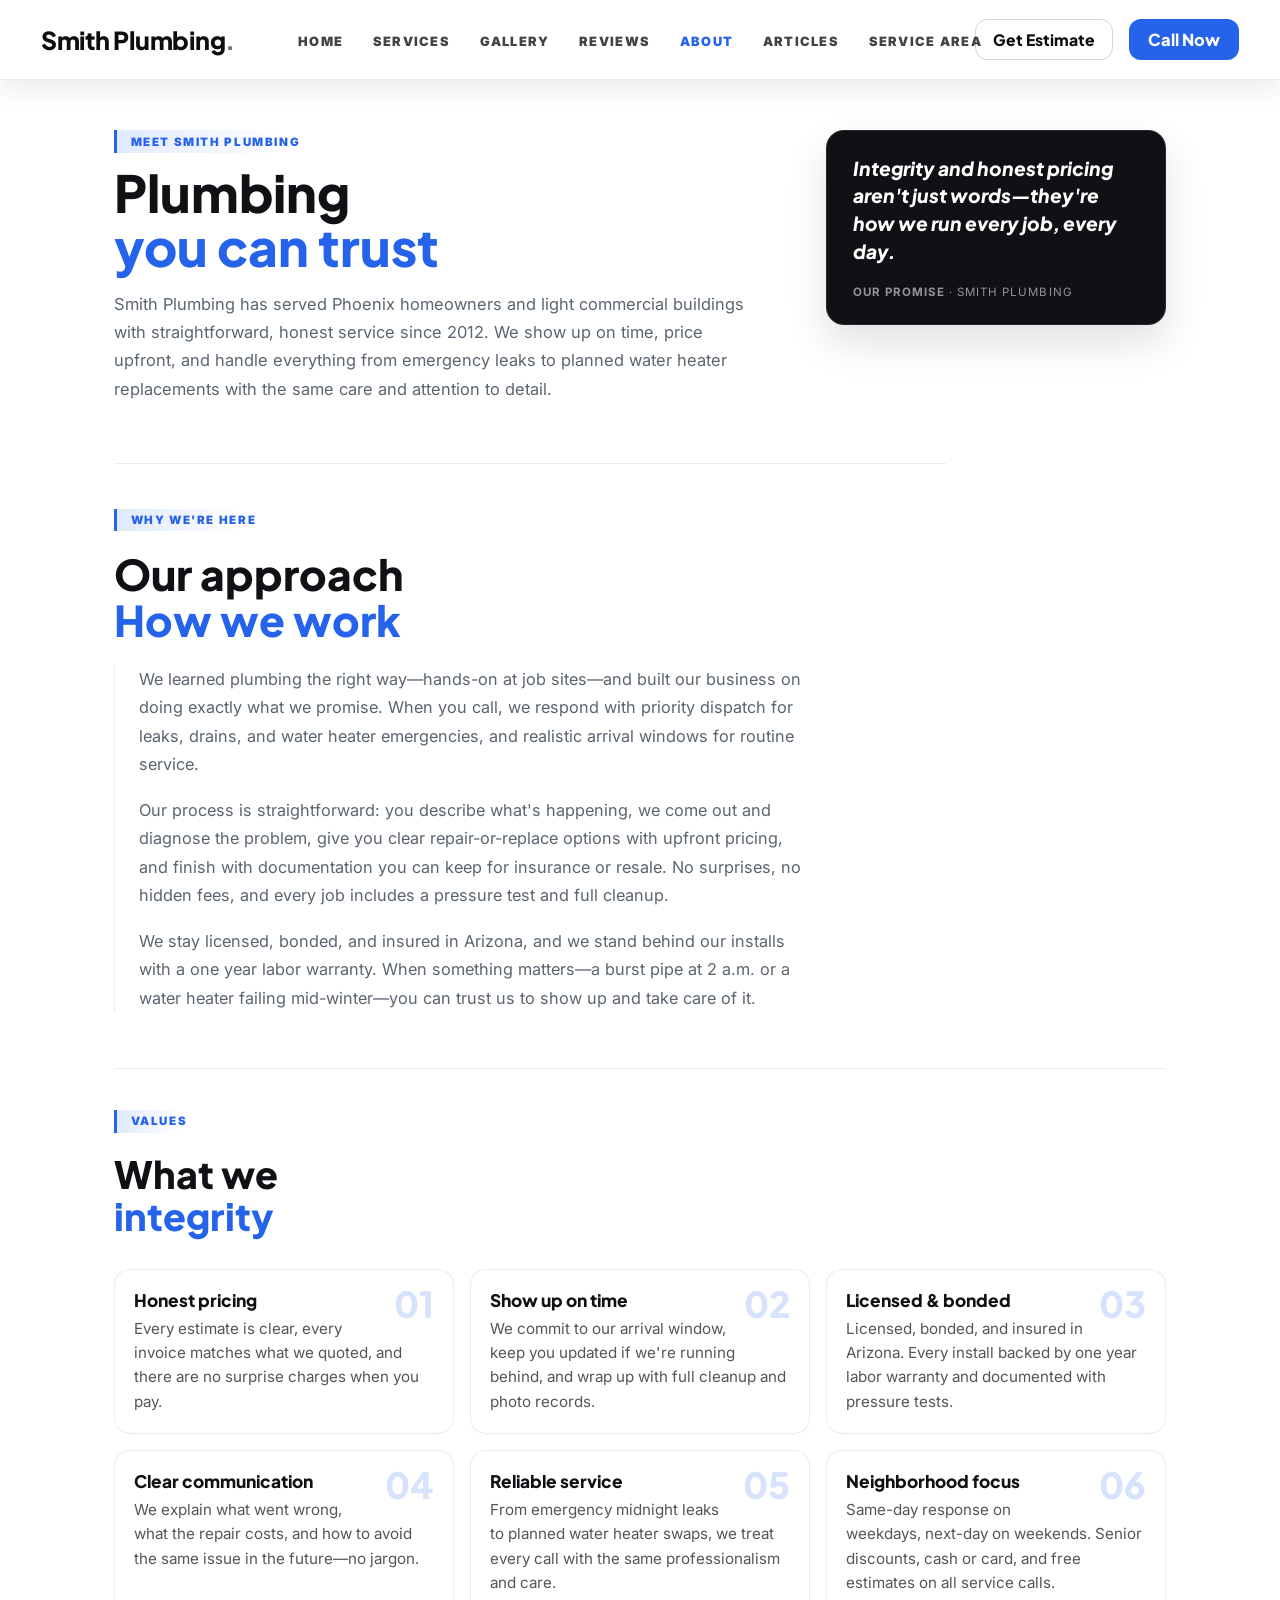
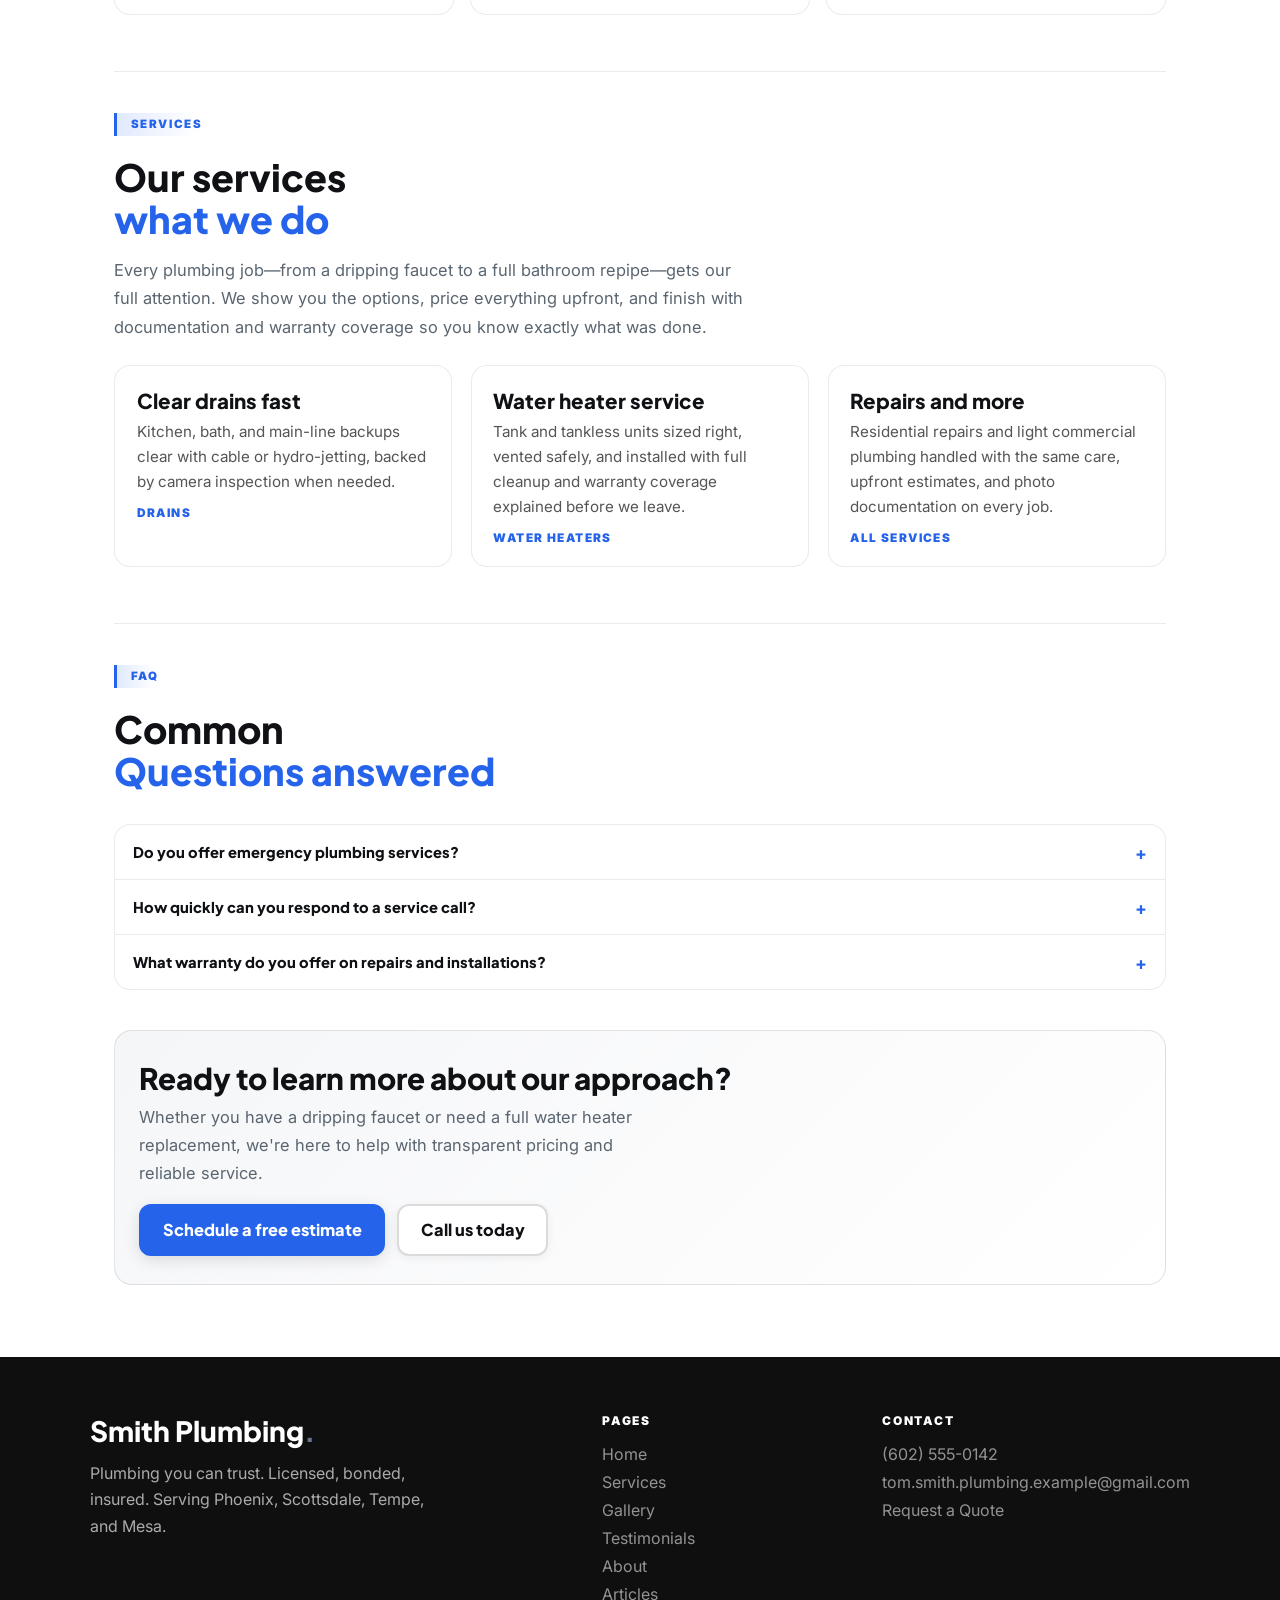
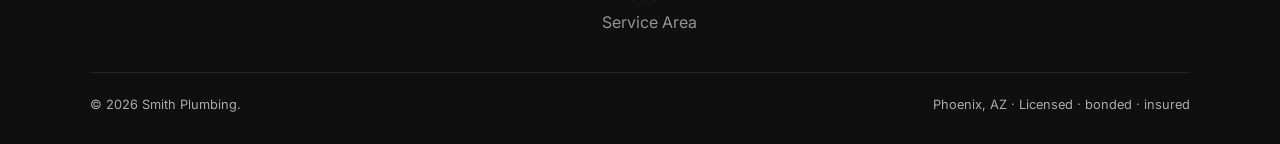
<file: about.html>
<!DOCTYPE html>
<html lang="en">
<head>
  <meta charset="UTF-8" />
  <meta name="viewport" content="width=device-width, initial-scale=1.0" />
  <link rel="icon" href="./favicon.svg" type="image/svg+xml" />
  <link rel="stylesheet" href="./styles.css" />
  <title>About Smith Plumbing—Phoenix plumbing you can trust</title>
  <meta name="description" content="Smith Plumbing—Phoenix plumbing repairs, water heaters & drains. Licensed, bonded, insured. One year labor warranty. Transparent pricing, reliable service." />
  <meta name="theme-color" content="#2563EB" />
  <link rel="canonical" href="https://ahana-smith-plumbing-llc-2605160005.netlify.app/about" />
  <meta property="og:type" content="website" />
  <meta property="og:title" content="About Smith Plumbing—Phoenix plumbing you can trust" />
  <meta property="og:description" content="Smith Plumbing—Phoenix plumbing repairs, water heaters & drains. Licensed, bonded, insured. One year labor warranty. Transparent pricing, reliable service." />
  <meta property="og:url" content="https://ahana-smith-plumbing-llc-2605160005.netlify.app/about" />
  <meta property="og:image" content="https://ahana-smith-plumbing-llc-2605160005.netlify.app/og-image.svg" />
  <link href="https://fonts.googleapis.com/css2?family=Plus+Jakarta+Sans:wght@600;700;800&family=Inter:wght@400;500;600;700&display=swap" rel="stylesheet" />
  <style>
    :root{
      --container-w:1100px;
      --brand-primary:#2563EB;
      --brand-dark:#0f1114;
      --brand-light:#f5f6f8;
      --brand-accent:#64748B;
      --ink:#0E0E10;
      --line:rgba(0,0,0,.08);
      --muted:#5a6570;
    }
    *{box-sizing:border-box;margin:0;padding:0}
    body{font-family:'Inter',sans-serif;background:#fff;color:var(--brand-dark);overflow-x:hidden}
    .container{max-width:var(--container-w);margin:0 auto;width:100%;padding:0 1.5rem}
    #sticky-header{
      position:fixed;top:0;left:0;right:0;z-index:100;
      background:rgba(255,255,255,.92);
      backdrop-filter: blur(10px);
      display:flex;
      align-items:center;
      justify-content:space-between;
      gap:1rem;
      padding:0 clamp(1.25rem,3.2vw,2.75rem);
      height:80px;
      box-shadow:0 10px 28px rgba(0,0,0,.08);
      border-bottom:1px solid rgba(0,0,0,.08);
    }
    #sticky-header .logo{
      position:relative;z-index:2;flex-shrink:0;
      font-family:'Plus Jakarta Sans',sans-serif;font-weight:800;font-size:1.55rem;color:var(--ink);letter-spacing:-.01em;text-decoration:none
    }
    #sticky-header .logo span{color:var(--brand-accent)}
    #sticky-header .header-nav-layer{
      position:absolute;left:0;right:0;top:0;bottom:0;
      display:flex;align-items:center;justify-content:center;
      pointer-events:none;
    }
    #sticky-header .header-nav-layer nav{pointer-events:auto;max-width:min(920px,calc(100vw - 22rem))}
    .nav-links{display:flex;gap:1.85rem;list-style:none;align-items:center;justify-content:center;flex-wrap:wrap}
    .nav-links a{color:rgba(14,14,16,.78);font-size:.8rem;font-weight:900;text-transform:uppercase;letter-spacing:.10em;text-decoration:none;white-space:nowrap}
    .nav-links a:hover{color:var(--brand-primary)}
    .header-ctas{display:flex;align-items:center;gap:1rem;flex-wrap:nowrap;position:relative;z-index:2;flex-shrink:0;margin-left:auto}
    .btn-call-now{
      display:inline-flex;align-items:center;gap:.5rem;background:var(--brand-primary);color:#fff;
      font-family:'Plus Jakarta Sans',sans-serif;font-weight:800;font-size:1.03rem;padding:.62rem 1.2rem;border-radius:12px;text-decoration:none;white-space:nowrap
    }
    .btn-outline{
      display:inline-flex;align-items:center;gap:.5rem;background:transparent;border:1px solid rgba(0,0,0,.16);
      color:var(--ink);font-family:'Plus Jakarta Sans',sans-serif;font-weight:800;font-size:.98rem;padding:.62rem 1.05rem;border-radius:12px;text-decoration:none;white-space:nowrap
    }
    #menu-toggle{display:none;background:none;border:none;cursor:pointer;padding:4px;color:var(--ink)}
    #menu-toggle svg{stroke:currentColor}
    #mobile-menu{display:none;position:fixed;top:80px;left:0;right:0;background:rgba(255,255,255,.98);z-index:99;padding:1rem clamp(1.25rem,3.2vw,2.75rem);flex-direction:column;gap:1rem;border-bottom:1px solid rgba(0,0,0,.08)}
    #mobile-menu a{color:rgba(14,14,16,.86);font-weight:900;text-transform:uppercase;letter-spacing:.1em;font-size:.9rem;text-decoration:none;padding:.6rem 0;border-bottom:1px solid rgba(0,0,0,.08)}
    #mobile-menu.open{display:flex}
    @media(max-width:860px){
      #sticky-header .header-nav-layer{display:none}
      .nav-links{display:none}
      #menu-toggle{display:block}
    }
    main.depth-page{padding:124px 0 4.5rem;background:#fff}
    .k{
      display:inline-flex;align-items:center;gap:.5rem;
      font-size:.72rem;font-weight:900;text-transform:uppercase;letter-spacing:.14em;color:var(--brand-primary);
      margin-bottom:.75rem;padding:.28rem 0 .28rem .85rem;border-left:3px solid var(--brand-primary);
      background:linear-gradient(90deg,color-mix(in srgb,var(--brand-primary) 14%,transparent),transparent 92%)
    }
    .depth-page h1{font-family:'Plus Jakarta Sans',sans-serif;font-weight:800;line-height:1.06;font-size:clamp(2rem,4.4vw,3.2rem);color:var(--brand-dark)}
    .depth-page h1 span{color:var(--brand-primary)}
    .sub{margin-top:1rem;color:var(--muted);font-size:1.03rem;line-height:1.72;max-width:min(40rem,100%)}
    .about-hero{
      display:grid;
      grid-template-columns:minmax(0,1fr) minmax(240px,min(32vw,340px));
      gap:clamp(1.5rem,4vw,3.25rem);
      align-items:start;
      margin-top:.35rem;
    }
    .about-hero-copy{min-width:0}
    .about-pullquote.depth-aside{
      position:sticky;top:calc(80px + 1.25rem);
      box-shadow:0 18px 40px rgba(0,0,0,.12);
    }
    @media(max-width:900px){
      .about-hero{grid-template-columns:1fr;gap:1.75rem}
      .about-pullquote.depth-aside{position:relative;top:auto}
    }
    .about-story{
      margin-top:clamp(2.5rem,5vw,3.75rem);
      padding-top:clamp(2rem,4vw,2.75rem);
      border-top:1px solid var(--line);
      max-width:min(52rem,100%);
    }
    .about-h2{
      margin-top:.5rem;font-family:'Plus Jakarta Sans',sans-serif;font-weight:800;font-size:clamp(1.75rem,3.5vw,2.65rem);
      line-height:1.08;color:var(--brand-dark)
    }
    .about-h2 .accent{color:var(--brand-primary)}
    .about-prose{margin-top:1.35rem;border-left:1px solid rgba(0,0,0,.08);padding-left:clamp(1rem,2.5vw,1.5rem)}
    .about-prose p{color:var(--muted);font-size:1.02rem;line-height:1.75;max-width:42rem;margin-top:1.05rem}
    .about-prose p:first-child{margin-top:0}
    .depth-aside{background:var(--brand-dark);color:#fff;border-radius:18px;padding:1.5rem 1.6rem;border:1px solid rgba(255,255,255,.1)}
    .depth-quote{font-family:'Plus Jakarta Sans',sans-serif;font-weight:800;font-style:italic;font-size:clamp(1.02rem,2vw,1.2rem);line-height:1.45;margin:0 0 1.1rem;color:#fff}
    .depth-attr{font-size:.72rem;letter-spacing:.09em;text-transform:uppercase;color:rgba(255,255,255,.55);line-height:1.45}
    .depth-h{margin-top:clamp(2.75rem,5vw,3.5rem);padding-top:clamp(2rem,3.5vw,2.5rem);border-top:1px solid var(--line)}
    .about-block-h2{
      margin-top:.5rem;font-family:'Plus Jakarta Sans',sans-serif;font-weight:800;font-size:clamp(1.65rem,3vw,2.35rem);
      line-height:1.12;color:var(--brand-dark)
    }
    .about-block-h2 .accent{color:var(--brand-primary)}
    .values-6{display:grid;grid-template-columns:repeat(3,minmax(0,1fr));gap:1rem;margin-top:2rem}
    @media(max-width:900px){.values-6{grid-template-columns:1fr}}
    .depth-val{background:#fff;border:1px solid var(--line);border-radius:16px;padding:1.2rem}
    .depth-val h3{font-family:'Plus Jakarta Sans',sans-serif;font-weight:800;font-size:1.08rem;margin-bottom:.35rem;color:var(--brand-dark)}
    .depth-val p{font-size:.95rem;color:#555;line-height:1.6}
    .depth-vn{font-family:'Plus Jakarta Sans',sans-serif;font-weight:800;font-size:2.25rem;color:var(--brand-primary);opacity:.18;float:right;margin:-.2rem 0 .25rem .75rem;line-height:1}
    .grid{display:grid;grid-template-columns:repeat(auto-fit,minmax(260px,1fr));gap:1.15rem;margin-top:1.5rem}
    .card{background:#fff;border:1px solid var(--line);border-radius:16px;padding:1.35rem}
    .card h3{font-family:'Plus Jakarta Sans',sans-serif;font-weight:800;font-size:1.28rem;margin-bottom:.35rem;color:var(--brand-dark)}
    .card p{color:#555;line-height:1.65;font-size:.95rem;margin:0}
    .tag{margin-top:.7rem;font-size:.74rem;font-weight:900;letter-spacing:.12em;text-transform:uppercase;color:var(--brand-primary)}
    .faq-block{margin-top:2rem;border:1px solid var(--line);border-radius:16px;overflow:hidden;background:#fff}
    .faq-block details{border-bottom:1px solid var(--line)}
    .faq-block details:last-child{border-bottom:0}
    .faq-block summary{cursor:pointer;padding:1rem 1.15rem;font-weight:800;font-family:'Plus Jakarta Sans',sans-serif;font-size:.92rem;list-style:none;display:flex;justify-content:space-between;align-items:center}
    .faq-block summary::-webkit-details-marker{display:none}
    .faq-block summary::after{content:"+";color:var(--brand-primary);font-weight:900;font-size:1.1rem}
    .faq-block details[open] summary::after{content:"–"}
    .faq-block .faq-a{padding:0 1.15rem 1.1rem;color:#555;line-height:1.65;font-size:.95rem}
    .cta-band{margin-top:2.5rem;padding:1.75rem 1.5rem;border-radius:18px;background:linear-gradient(135deg,var(--brand-light),#fff);border:1px solid rgba(0,0,0,.1);display:flex;flex-wrap:wrap;gap:1rem;justify-content:space-between;align-items:center}
    main .btn,main .btn:visited{display:inline-flex;align-items:center;justify-content:center;font-family:'Plus Jakarta Sans',sans-serif;font-weight:800;font-size:1.02rem;line-height:1.2;text-decoration:none;border-radius:12px;padding:.9rem 1.35rem;border:2px solid transparent;transition:transform .15s ease,box-shadow .2s ease,border-color .2s ease}
    main .btn.btn-primary,main .btn.btn-primary:visited{background:var(--brand-primary);color:#fff;border-color:var(--brand-primary);box-shadow:0 4px 16px rgba(0,0,0,.12)}
    main .btn.btn-primary:hover{transform:translateY(-2px);filter:brightness(.98)}
    main .btn.btn-outline,main .btn.btn-outline:visited{background:#fff;color:var(--brand-dark);border-color:rgba(0,0,0,.14);box-shadow:0 2px 8px rgba(0,0,0,.06)}
    main .btn.btn-outline:hover{color:var(--brand-primary);border-color:var(--brand-primary);transform:translateY(-2px)}
    footer{background:#0f0f10;color:rgba(255,255,255,.65);padding:3.5rem 1.5rem 2rem}
    .footer-grid{display:grid;grid-template-columns:2fr 1fr 1fr;gap:3rem;max-width:var(--container-w);margin:0 auto}
    .footer-logo{font-family:'Plus Jakarta Sans',sans-serif;font-weight:800;font-size:1.75rem;color:#fff;margin-bottom:.75rem}
    .footer-logo span{color:var(--brand-accent)}
    .footer-col h4{font-size:.75rem;font-weight:900;text-transform:uppercase;letter-spacing:.15em;color:#fff;margin-bottom:1rem}
    .footer-col ul{list-style:none;display:flex;flex-direction:column;gap:.5rem}
    .footer-col a{color:rgba(255,255,255,.55);text-decoration:none}
    .footer-col a:hover{color:var(--brand-accent)}
    .footer-bottom{max-width:var(--container-w);margin:2.5rem auto 0;padding-top:1.5rem;border-top:1px solid rgba(255,255,255,.08);display:flex;justify-content:space-between;flex-wrap:wrap;gap:.75rem;font-size:.8rem}
    @media(max-width:640px){.footer-grid{grid-template-columns:1fr;gap:2rem}}
  </style>
  <script type="application/ld+json">
  {
    "@context":"https://schema.org",
    "@type":"LocalBusiness",
    "name":"Smith Plumbing",
    "telephone":"+16025550142",
    "url":"https://ahana-smith-plumbing-llc-2605160005.netlify.app/about",
    "address":{"@type":"PostalAddress","streetAddress":"123 W Main St","addressLocality":"Phoenix","addressRegion":"AZ","postalCode":"85004"}
  }
  </script>
</head>
<body>
  <header id="sticky-header">
    <a class="logo" href="index.html">Smith Plumbing<span>.</span></a>
    <div class="header-nav-layer">
    <nav aria-label="Primary">
      <ul class="nav-links">
        <li><a href="index.html">Home</a></li>
        <li><a href="services.html">Services</a></li>
        <li><a href="gallery.html">Gallery</a></li>
        <li><a href="testimonials.html">Reviews</a></li>
        <li><a href="about.html">About</a></li>
        <li><a href="articles.html">Articles</a></li>
        <li><a href="service-area.html">Service Area</a></li>
      </ul>
    </nav>
    </div>
    <div class="header-ctas">
      <a class="btn-outline" href="contact.html">Get Estimate</a>
      <a class="btn-call-now" href="tel:+16025550142">Call Now</a>
      <button type="button" id="menu-toggle" aria-controls="mobile-menu" aria-expanded="false" aria-label="Menu">
        <svg xmlns="http://www.w3.org/2000/svg" width="24" height="24" fill="none" viewBox="0 0 24 24" stroke="currentColor" stroke-width="2.5"><path stroke-linecap="round" stroke-linejoin="round" d="M3.75 6.75h16.5M3.75 12h16.5m-16.5 5.25h16.5"/></svg>
      </button>
    </div>
  </header>
  <nav id="mobile-menu">
    <a href="index.html">Home</a>
    <a href="services.html">Services</a>
    <a href="gallery.html">Gallery</a>
    <a href="testimonials.html">Reviews</a>
    <a href="about.html">About</a>
    <a href="articles.html">Articles</a>
    <a href="service-area.html">Service Area</a>
    <a href="tel:+16025550142" style="color:var(--brand-primary)!important;">(602) 555-0142</a>
  </nav>

  <main id="main" class="depth-page">
    <div class="container">
      <div class="about-hero">
        <div class="about-hero-copy">
          <div class="k">Meet Smith Plumbing</div>
          <h1>Plumbing<br /><span>you can trust</span></h1>
          <p class="sub">Smith Plumbing has served Phoenix homeowners and light commercial buildings with straightforward, honest service since 2012. We show up on time, price upfront, and handle everything from emergency leaks to planned water heater replacements with the same care and attention to detail.</p>
        </div>
        <aside class="depth-aside about-pullquote" aria-label="Leadership quote">
          <p class="depth-quote">Integrity and honest pricing aren't just words—they're how we run every job, every day.</p>
          <p class="depth-attr"><strong>Our promise</strong> · Smith Plumbing</p>
        </aside>
      </div>

      <section class="about-story" aria-labelledby="about-mission-heading">
        <div class="k">Why we're here</div>
        <h2 id="about-mission-heading" class="about-h2">Our approach<br /><span class="accent">How we work</span></h2>
        <div class="about-prose">
          <p>We learned plumbing the right way—hands-on at job sites—and built our business on doing exactly what we promise. When you call, we respond with priority dispatch for leaks, drains, and water heater emergencies, and realistic arrival windows for routine service.</p>
          <p>Our process is straightforward: you describe what's happening, we come out and diagnose the problem, give you clear repair-or-replace options with upfront pricing, and finish with documentation you can keep for insurance or resale. No surprises, no hidden fees, and every job includes a pressure test and full cleanup.</p>
          <p>We stay licensed, bonded, and insured in Arizona, and we stand behind our installs with a one year labor warranty. When something matters—a burst pipe at 2 a.m. or a water heater failing mid-winter—you can trust us to show up and take care of it.</p>
        </div>
      </section>

      <div class="depth-h">
        <div class="k">Values</div>
        <h2 class="about-block-h2">What we<br /><span class="accent">integrity</span></h2>
      </div>
      <div class="values-6">
        <div class="depth-val"><span class="depth-vn" aria-hidden="true">01</span><h3>Honest pricing</h3><p>Every estimate is clear, every invoice matches what we quoted, and there are no surprise charges when you pay.</p></div>
        <div class="depth-val"><span class="depth-vn" aria-hidden="true">02</span><h3>Show up on time</h3><p>We commit to our arrival window, keep you updated if we're running behind, and wrap up with full cleanup and photo records.</p></div>
        <div class="depth-val"><span class="depth-vn" aria-hidden="true">03</span><h3>Licensed & bonded</h3><p>Licensed, bonded, and insured in Arizona. Every install backed by one year labor warranty and documented with pressure tests.</p></div>
        <div class="depth-val"><span class="depth-vn" aria-hidden="true">04</span><h3>Clear communication</h3><p>We explain what went wrong, what the repair costs, and how to avoid the same issue in the future—no jargon.</p></div>
        <div class="depth-val"><span class="depth-vn" aria-hidden="true">05</span><h3>Reliable service</h3><p>From emergency midnight leaks to planned water heater swaps, we treat every call with the same professionalism and care.</p></div>
        <div class="depth-val"><span class="depth-vn" aria-hidden="true">06</span><h3>Neighborhood focus</h3><p>Same-day response on weekdays, next-day on weekends. Senior discounts, cash or card, and free estimates on all service calls.</p></div>
      </div>

      <div class="depth-h">
        <div class="k">Services</div>
        <h2 class="about-block-h2">Our services<br /><span class="accent">what we do</span></h2>
        <p class="sub">Every plumbing job—from a dripping faucet to a full bathroom repipe—gets our full attention. We show you the options, price everything upfront, and finish with documentation and warranty coverage so you know exactly what was done.</p>
        <div class="grid">
          <div class="card"><h3>Clear drains fast</h3><p>Kitchen, bath, and main-line backups clear with cable or hydro-jetting, backed by camera inspection when needed.</p><div class="tag">Drains</div></div>
          <div class="card"><h3>Water heater service</h3><p>Tank and tankless units sized right, vented safely, and installed with full cleanup and warranty coverage explained before we leave.</p><div class="tag">Water heaters</div></div>
          <div class="card"><h3>Repairs and more</h3><p>Residential repairs and light commercial plumbing handled with the same care, upfront estimates, and photo documentation on every job.</p><div class="tag">All services</div></div>
        </div>
      </div>

      <div class="depth-h">
        <div class="k">FAQ</div>
        <h2 class="about-block-h2">Common<br /><span class="accent">Questions answered</span></h2>
        <div class="faq-block">
          <details><summary>Do you offer emergency plumbing services?</summary><div class="faq-a">Yes, we handle emergency calls for burst pipes, water heater failures, and major leaks. We prioritize urgent service with realistic arrival windows and clear communication every step of the way.</div></details>
          <details><summary>How quickly can you respond to a service call?</summary><div class="faq-a">We typically respond the same day on weekdays and by the next day on weekends. When you call or text, we'll give you a realistic window and keep you updated if circumstances change.</div></details>
          <details><summary>What warranty do you offer on repairs and installations?</summary><div class="faq-a">Every installation we perform carries a one year labor warranty. We stand behind our work with pressure tests, photo documentation, and a clear written record so you know exactly what was done and what's covered.</div></details>
        </div>
      </div>

      <div class="cta-band">
        <div>
          <h2 style="font-family:'Plus Jakarta Sans',sans-serif;font-weight:800;font-size:clamp(1.45rem,2.8vw,1.85rem);margin-bottom:.35rem;color:var(--brand-dark)">Ready to learn more about our approach?</h2>
          <p class="sub" style="margin:0;max-width:520px">Whether you have a dripping faucet or need a full water heater replacement, we're here to help with transparent pricing and reliable service.</p>
        </div>
        <div style="display:flex;gap:.75rem;flex-wrap:wrap">
          <a class="btn btn-primary" href="contact.html">Schedule a free estimate</a>
          <a class="btn btn-outline" href="services.html">Call us today</a>
        </div>
      </div>
    </div>
  </main>

  <footer>
    <div class="footer-grid">
      <div>
        <div class="footer-logo">Smith Plumbing<span>.</span></div>
        <p style="max-width:340px;line-height:1.65">Plumbing you can trust. Licensed, bonded, insured. Serving Phoenix, Scottsdale, Tempe, and Mesa.</p>
      </div>
      <div class="footer-col">
        <h4>Pages</h4>
        <ul>
          <li><a href="index.html">Home</a></li>
          <li><a href="services.html">Services</a></li>
          <li><a href="gallery.html">Gallery</a></li>
          <li><a href="testimonials.html">Testimonials</a></li>
          <li><a href="about.html">About</a></li>
          <li><a href="articles.html">Articles</a></li>
          <li><a href="service-area.html">Service Area</a></li>
        </ul>
      </div>
      <div class="footer-col">
        <h4>Contact</h4>
        <ul>
          <li><a href="tel:+16025550142">(602) 555-0142</a></li>
          <li><a href="mailto:tom.smith.plumbing.example@gmail.com">tom.smith.plumbing.example@gmail.com</a></li>
          <li><a href="contact.html">Request a Quote</a></li>
        </ul>
      </div>
    </div>
    <div class="footer-bottom">
      <span>© 2026 Smith Plumbing.</span>
      <span>Phoenix, AZ · Licensed · bonded · insured</span>
    </div>
  </footer>
  <script src="./main.js" defer></script>
</body>
</html>
</file>
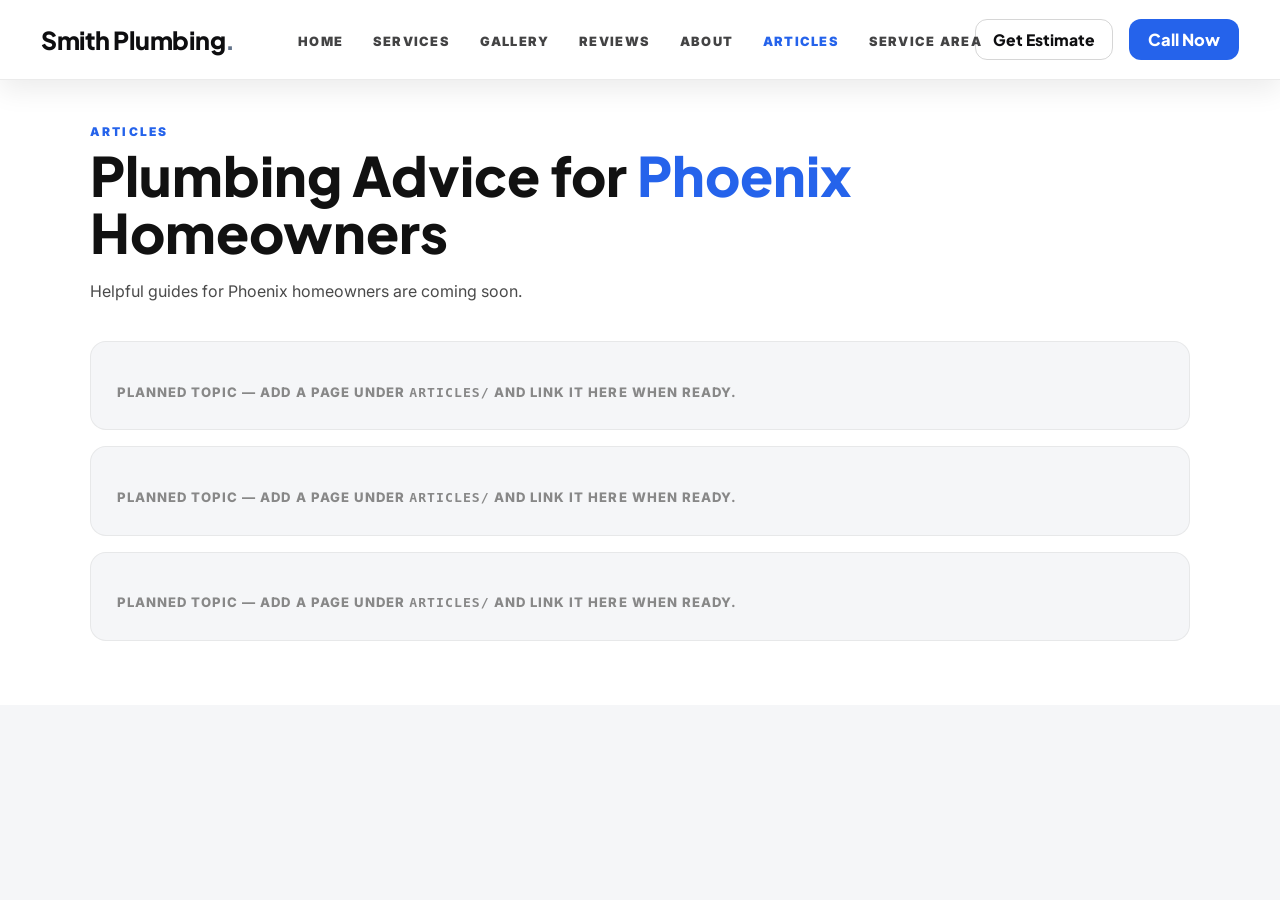
<file: articles.html>
<!DOCTYPE html>
<html lang="en">
<head>
  <meta charset="UTF-8" />
  <meta name="viewport" content="width=device-width, initial-scale=1.0" />
  <link rel="icon" href="./favicon.svg" type="image/svg+xml" />
  <link rel="stylesheet" href="./styles.css" />
  <title>Smith Plumbing Articles | Plumbing Tips in Phoenix, AZ</title>
  <meta name="description" content="Smith Plumbing articles and guides for Phoenix plumbing repair, water heaters, drains, and preventive maintenance tips." />
  <link href="https://fonts.googleapis.com/css2?family=Plus+Jakarta+Sans:wght@600;700;800&family=Inter:wght@400;500;600;700&display=swap" rel="stylesheet" />
  <style>
    :root{--container-w:1100px;--brand-primary:#2563EB;--brand-dark:#0f1114;--brand-light:#f5f6f8;--brand-accent:#64748B;--ink:#0E0E10;--p:var(--brand-primary);--d:var(--brand-dark);--l:var(--brand-light);--a:var(--brand-accent)}
    *{box-sizing:border-box;margin:0;padding:0}
    body{font-family:'Inter',sans-serif;background:var(--l);color:#111}
    #sticky-header{
      position:fixed;top:0;left:0;right:0;z-index:100;
      background:rgba(255,255,255,.92);
      backdrop-filter: blur(10px);
      display:flex;
      align-items:center;
      justify-content:space-between;
      gap:1rem;
      padding:0 clamp(1.25rem,3.2vw,2.75rem);
      height:80px;
      box-shadow:0 10px 28px rgba(0,0,0,.08);
      border-bottom:1px solid rgba(0,0,0,.08);
    }
    #sticky-header .logo{
      position:relative;z-index:2;flex-shrink:0;
      font-family:'Plus Jakarta Sans',sans-serif;font-weight:800;font-size:1.55rem;color:var(--ink);letter-spacing:-.01em;text-decoration:none
    }
    #sticky-header .logo span{color:var(--brand-accent)}
    #sticky-header .header-nav-layer{
      position:absolute;left:0;right:0;top:0;bottom:0;
      display:flex;align-items:center;justify-content:center;
      pointer-events:none;
    }
    #sticky-header .header-nav-layer nav{pointer-events:auto;max-width:min(920px,calc(100vw - 22rem))}
    .nav-links{display:flex;gap:1.85rem;list-style:none;align-items:center;justify-content:center;flex-wrap:wrap}
    .nav-links a{color:rgba(14,14,16,.78);font-size:.8rem;font-weight:900;text-transform:uppercase;letter-spacing:.10em;text-decoration:none;white-space:nowrap}
    .nav-links a:hover{color:var(--brand-primary)}
    .header-ctas{display:flex;align-items:center;gap:1rem;flex-wrap:nowrap;position:relative;z-index:2;flex-shrink:0;margin-left:auto}
    .btn-call-now{
      display:inline-flex;align-items:center;gap:.5rem;background:var(--brand-primary);color:#fff;
      font-family:'Plus Jakarta Sans',sans-serif;font-weight:800;font-size:1.03rem;padding:.62rem 1.2rem;border-radius:12px;text-decoration:none;white-space:nowrap
    }
    .btn-outline{
      display:inline-flex;align-items:center;gap:.5rem;background:transparent;border:1px solid rgba(0,0,0,.16);
      color:var(--ink);font-family:'Plus Jakarta Sans',sans-serif;font-weight:800;font-size:.98rem;padding:.62rem 1.05rem;border-radius:12px;text-decoration:none;white-space:nowrap
    }
    #menu-toggle{display:none;background:none;border:none;cursor:pointer;padding:4px;color:var(--ink)}
    #menu-toggle svg{stroke:currentColor}
    #mobile-menu{display:none;position:fixed;top:80px;left:0;right:0;background:rgba(255,255,255,.98);z-index:99;padding:1rem clamp(1.25rem,3.2vw,2.75rem);flex-direction:column;gap:1rem;border-bottom:1px solid rgba(0,0,0,.08)}
    #mobile-menu a{color:rgba(14,14,16,.86);font-weight:900;text-transform:uppercase;letter-spacing:.1em;font-size:.9rem;text-decoration:none;padding:.6rem 0;border-bottom:1px solid rgba(0,0,0,.08)}
    #mobile-menu.open{display:flex}
    @media(max-width:860px){
      #sticky-header .header-nav-layer{display:none}
      .nav-links{display:none}
      #menu-toggle{display:block}
    }
    main{padding:124px 1.5rem 4rem;background:#fff}
    .container{max-width:var(--container-w);margin:0 auto;width:100%}
    .k{font-size:.75rem;font-weight:900;text-transform:uppercase;letter-spacing:.18em;color:var(--p);margin-bottom:.5rem}
    h1{font-family:'Plus Jakarta Sans',sans-serif;font-weight:800;font-size:clamp(2.2rem,4.8vw,3.4rem);line-height:1.05}
    h1 span{color:var(--p)}
    p{margin-top:1rem;color:#4A4A4A;line-height:1.75;max-width:760px}
    .posts{display:flex;flex-direction:column;gap:1rem;margin-top:2.25rem}
    .post{
      display:block;text-decoration:none;color:inherit;
      background:var(--l);border:1px solid rgba(0,0,0,.06);border-radius:16px;
      padding:1.55rem 1.6rem;
      transition:transform .15s ease, box-shadow .2s ease, border-color .2s ease;
    }
    .post:hover{transform:translateY(-1px);box-shadow:0 18px 40px rgba(0,0,0,.08);border-color:rgba(0,0,0,.12)}
    .post.post--planned{cursor:default}
    .post.post--planned:hover{transform:none;box-shadow:none;border-color:rgba(0,0,0,.06)}
    .post-note{margin-top:.85rem;font-size:.82rem;font-weight:800;text-transform:uppercase;letter-spacing:.08em;color:#888}
    .tag{font-size:.72rem;font-weight:900;text-transform:uppercase;letter-spacing:.12em;color:var(--p)}
    .top{display:flex;align-items:center;justify-content:space-between;gap:1rem;flex-wrap:wrap;margin-bottom:.6rem}
    .post h2{font-family:'Plus Jakarta Sans',sans-serif;font-weight:800;font-size:1.55rem;line-height:1.15;margin-bottom:.55rem}
    .post .excerpt{margin:0;color:#555;line-height:1.8;max-width:92ch}
    .meta{color:#666;font-size:.9rem;font-weight:800}
  </style>
</head>
<body>
  <header id="sticky-header">
    <a class="logo" href="index.html">Smith Plumbing<span>.</span></a>
    <div class="header-nav-layer">
    <nav aria-label="Primary">
      <ul class="nav-links">
        <li><a href="index.html">Home</a></li>
        <li><a href="services.html">Services</a></li>
        <li><a href="gallery.html">Gallery</a></li>
        <li><a href="testimonials.html">Reviews</a></li>
        <li><a href="about.html">About</a></li>
        <li><a href="articles.html">Articles</a></li>
        <li><a href="service-area.html">Service Area</a></li>
      </ul>
    </nav>
    </div>
    <div class="header-ctas">
      <a class="btn-outline" href="contact.html">Get Estimate</a>
      <a class="btn-call-now" href="tel:+16025550142">Call Now</a>
      <button type="button" id="menu-toggle" aria-controls="mobile-menu" aria-expanded="false" aria-label="Menu">
        <svg xmlns="http://www.w3.org/2000/svg" width="24" height="24" fill="none" viewBox="0 0 24 24" stroke="currentColor" stroke-width="2.5"><path stroke-linecap="round" stroke-linejoin="round" d="M3.75 6.75h16.5M3.75 12h16.5m-16.5 5.25h16.5"/></svg>
      </button>
    </div>
  </header>
  <nav id="mobile-menu">
    <a href="index.html">Home</a>
    <a href="services.html">Services</a>
    <a href="gallery.html">Gallery</a>
    <a href="testimonials.html">Reviews</a>
    <a href="about.html">About</a>
    <a href="articles.html">Articles</a>
    <a href="service-area.html">Service Area</a>
    <a href="tel:+16025550142" style="color:var(--brand-primary)!important;">(602) 555-0142</a>
  </nav>

  <main>
    <div class="container">
      <div class="k">Articles</div>
      <h1>Plumbing Advice for <span>Phoenix</span> Homeowners</h1>
      <p>Helpful guides for Phoenix homeowners are coming soon.</p>

      <div class="posts">
        <article class="post post--planned" aria-labelledby="article-plan-1">
          <div class="top">
            <div class="tag"></div>
            <div class="meta"></div>
          </div>
          <h2 id="article-plan-1"></h2>
          <p class="excerpt"></p>
          <p class="post-note">Planned topic — add a page under <code>articles/</code> and link it here when ready.</p>
        </article>

        <article class="post post--planned" aria-labelledby="article-plan-2">
          <div class="top">
            <div class="tag"></div>
            <div class="meta"></div>
          </div>
          <h2 id="article-plan-2"></h2>
          <p class="excerpt"></p>
          <p class="post-note">Planned topic — add a page under <code>articles/</code> and link it here when ready.</p>
        </article>

        <article class="post post--planned" aria-labelledby="article-plan-3">
          <div class="top">
            <div class="tag"></div>
            <div class="meta"></div>
          </div>
          <h2 id="article-plan-3"></h2>
          <p class="excerpt"></p>
          <p class="post-note">Planned topic — add a page under <code>articles/</code> and link it here when ready.</p>
        </article>
      </div>
    </div>
  </main>
  <script src="./main.js" defer></script>
</body>
</html>
</file>
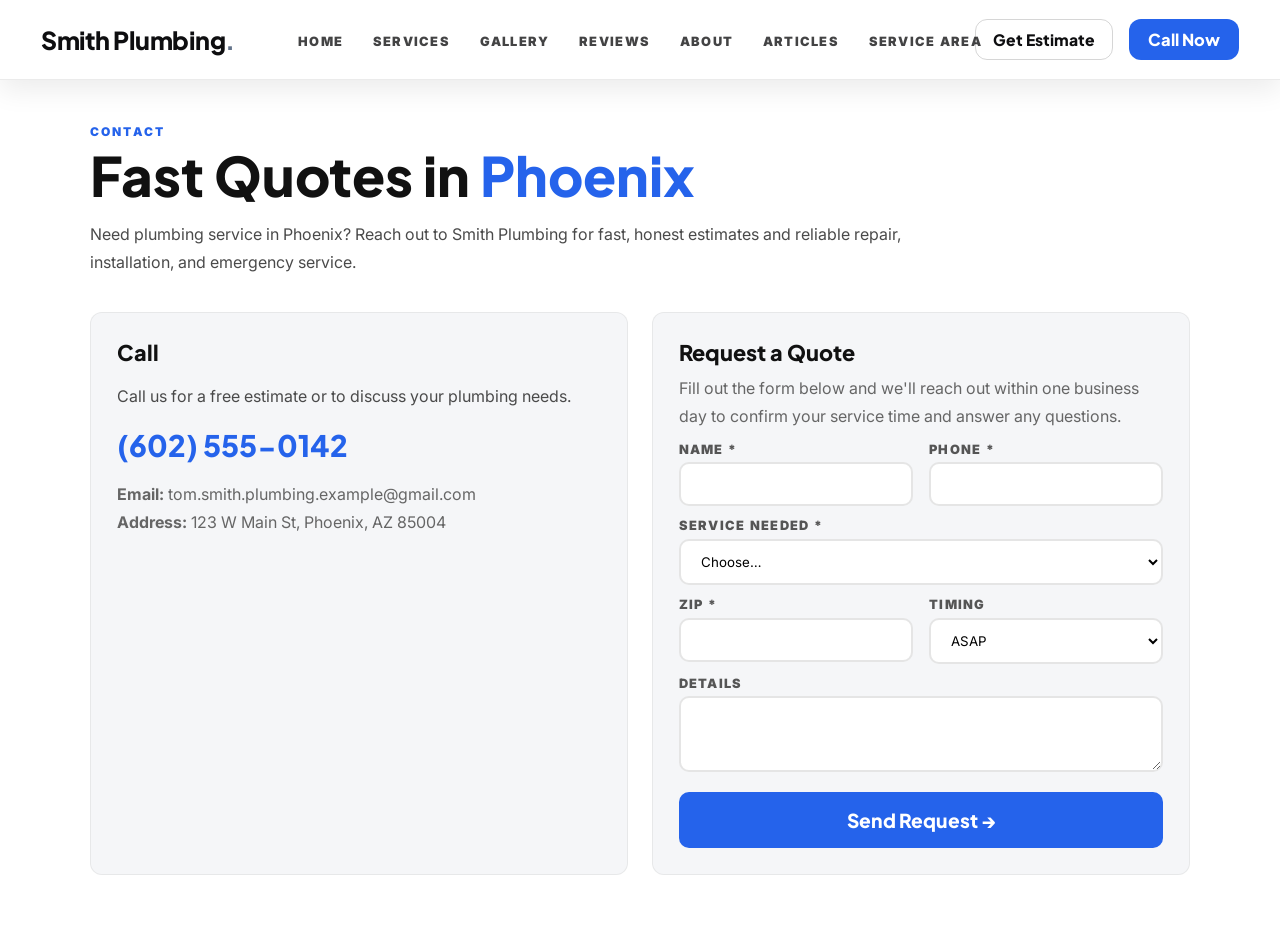
<file: contact.html>
<!DOCTYPE html>
<html lang="en">
<head>
  <meta charset="UTF-8" />
  <meta name="viewport" content="width=device-width, initial-scale=1.0" />
  <link rel="icon" href="./favicon.svg" type="image/svg+xml" />
  <link rel="stylesheet" href="./styles.css" />
  <title>Contact Smith Plumbing | Get a Quote in Phoenix, AZ</title>
  <meta name="description" content="Contact Smith Plumbing in Phoenix for plumbing repairs, water heaters, drains. Free estimates, same-day response on weekdays." />
  <link href="https://fonts.googleapis.com/css2?family=Plus+Jakarta+Sans:wght@600;700;800&family=Inter:wght@400;500;600;700&display=swap" rel="stylesheet" />
  <style>
    :root{--container-w:1100px;--brand-primary:#2563EB;--brand-dark:#0f1114;--brand-light:#f5f6f8;--brand-accent:#64748B;--ink:#0E0E10;--p:var(--brand-primary);--d:var(--brand-dark);--l:var(--brand-light);--a:var(--brand-accent)}
    *{box-sizing:border-box;margin:0;padding:0}
    body{font-family:'Inter',sans-serif;background:var(--l);color:#111}
    #sticky-header{
      position:fixed;top:0;left:0;right:0;z-index:100;
      background:rgba(255,255,255,.92);
      backdrop-filter: blur(10px);
      display:flex;
      align-items:center;
      justify-content:space-between;
      gap:1rem;
      padding:0 clamp(1.25rem,3.2vw,2.75rem);
      height:80px;
      box-shadow:0 10px 28px rgba(0,0,0,.08);
      border-bottom:1px solid rgba(0,0,0,.08);
    }
    #sticky-header .logo{
      position:relative;z-index:2;flex-shrink:0;
      font-family:'Plus Jakarta Sans',sans-serif;font-weight:800;font-size:1.55rem;color:var(--ink);letter-spacing:-.01em;text-decoration:none
    }
    #sticky-header .logo span{color:var(--brand-accent)}
    #sticky-header .header-nav-layer{
      position:absolute;left:0;right:0;top:0;bottom:0;
      display:flex;align-items:center;justify-content:center;
      pointer-events:none;
    }
    #sticky-header .header-nav-layer nav{pointer-events:auto;max-width:min(920px,calc(100vw - 22rem))}
    .nav-links{display:flex;gap:1.85rem;list-style:none;align-items:center;justify-content:center;flex-wrap:wrap}
    .nav-links a{color:rgba(14,14,16,.78);font-size:.8rem;font-weight:900;text-transform:uppercase;letter-spacing:.10em;text-decoration:none;white-space:nowrap}
    .nav-links a:hover{color:var(--brand-primary)}
    .header-ctas{display:flex;align-items:center;gap:1rem;flex-wrap:nowrap;position:relative;z-index:2;flex-shrink:0;margin-left:auto}
    .btn-call-now{
      display:inline-flex;align-items:center;gap:.5rem;background:var(--brand-primary);color:#fff;
      font-family:'Plus Jakarta Sans',sans-serif;font-weight:800;font-size:1.03rem;padding:.62rem 1.2rem;border-radius:12px;text-decoration:none;white-space:nowrap
    }
    .btn-outline{
      display:inline-flex;align-items:center;gap:.5rem;background:transparent;border:1px solid rgba(0,0,0,.16);
      color:var(--ink);font-family:'Plus Jakarta Sans',sans-serif;font-weight:800;font-size:.98rem;padding:.62rem 1.05rem;border-radius:12px;text-decoration:none;white-space:nowrap
    }
    #menu-toggle{display:none;background:none;border:none;cursor:pointer;padding:4px;color:var(--ink)}
    #menu-toggle svg{stroke:currentColor}
    #mobile-menu{display:none;position:fixed;top:80px;left:0;right:0;background:rgba(255,255,255,.98);z-index:99;padding:1rem clamp(1.25rem,3.2vw,2.75rem);flex-direction:column;gap:1rem;border-bottom:1px solid rgba(0,0,0,.08)}
    #mobile-menu a{color:rgba(14,14,16,.86);font-weight:900;text-transform:uppercase;letter-spacing:.1em;font-size:.9rem;text-decoration:none;padding:.6rem 0;border-bottom:1px solid rgba(0,0,0,.08)}
    #mobile-menu.open{display:flex}
    @media(max-width:860px){
      #sticky-header .header-nav-layer{display:none}
      .nav-links{display:none}
      #menu-toggle{display:block}
    }
    main{padding:124px 1.5rem 4rem;background:#fff}
    .container{max-width:var(--container-w);margin:0 auto;width:100%}
    .k{font-size:.75rem;font-weight:900;text-transform:uppercase;letter-spacing:.18em;color:var(--p);margin-bottom:.5rem}
    h1{font-family:'Plus Jakarta Sans',sans-serif;font-weight:800;font-size:clamp(2.2rem,4.8vw,3.4rem);line-height:1.05}
    h1 span{color:var(--p)}
    p{margin-top:1rem;color:#4A4A4A;line-height:1.75;max-width:820px}
    .grid{display:grid;grid-template-columns:1fr 1fr;gap:1.5rem;margin-top:2.25rem}
    .card{background:var(--l);border:1px solid rgba(0,0,0,.06);border-radius:12px;padding:1.6rem}
    .card h2{font-family:'Plus Jakarta Sans',sans-serif;font-weight:800;font-size:1.35rem;margin-bottom:.5rem}
    .big{display:inline-flex;margin-top:1rem;font-family:'Plus Jakarta Sans',sans-serif;font-weight:800;font-size:1.85rem;color:var(--p);text-decoration:none}
    label{display:block;font-size:.8rem;font-weight:900;text-transform:uppercase;letter-spacing:.1em;color:#555;margin:.75rem 0 .35rem}
    input,select,textarea{width:100%;padding:.75rem 1rem;border:2px solid rgba(0,0,0,.1);border-radius:10px;font-family:Inter,sans-serif;background:#fff}
    input:focus,select:focus,textarea:focus{outline:none;border-color:var(--p)}
    .row{display:grid;grid-template-columns:1fr 1fr;gap:1rem}
    button{width:100%;margin-top:1rem;padding:1rem;border:none;border-radius:10px;background:var(--p);color:#fff;font-family:'Plus Jakarta Sans',sans-serif;font-weight:800;font-size:1.2rem;cursor:pointer}
    button:hover{background:#b8360a}
    #ok{display:none;margin-top:1rem;font-weight:900;color:#2f6f2f}
    @media(max-width:900px){.grid{grid-template-columns:1fr}}
    @media(max-width:860px){.row{grid-template-columns:1fr}}
  </style>
</head>
<body>
  <header id="sticky-header">
    <a class="logo" href="index.html">Smith Plumbing<span>.</span></a>
    <div class="header-nav-layer">
    <nav aria-label="Primary">
      <ul class="nav-links">
        <li><a href="index.html">Home</a></li>
        <li><a href="services.html">Services</a></li>
        <li><a href="gallery.html">Gallery</a></li>
        <li><a href="testimonials.html">Reviews</a></li>
        <li><a href="about.html">About</a></li>
        <li><a href="articles.html">Articles</a></li>
        <li><a href="service-area.html">Service Area</a></li>
      </ul>
    </nav>
    </div>
    <div class="header-ctas">
      <a class="btn-outline" href="contact.html">Get Estimate</a>
      <a class="btn-call-now" href="tel:+16025550142">Call Now</a>
      <button type="button" id="menu-toggle" aria-controls="mobile-menu" aria-expanded="false" aria-label="Menu">
        <svg xmlns="http://www.w3.org/2000/svg" width="24" height="24" fill="none" viewBox="0 0 24 24" stroke="currentColor" stroke-width="2.5"><path stroke-linecap="round" stroke-linejoin="round" d="M3.75 6.75h16.5M3.75 12h16.5m-16.5 5.25h16.5"/></svg>
      </button>
    </div>
  </header>
  <nav id="mobile-menu">
    <a href="index.html">Home</a>
    <a href="services.html">Services</a>
    <a href="gallery.html">Gallery</a>
    <a href="testimonials.html">Reviews</a>
    <a href="about.html">About</a>
    <a href="articles.html">Articles</a>
    <a href="service-area.html">Service Area</a>
    <a href="tel:+16025550142" style="color:var(--brand-primary)!important;">(602) 555-0142</a>
  </nav>

  <main>
    <div class="container">
      <div class="k">Contact</div>
      <h1>Fast Quotes in <span>Phoenix</span></h1>
      <p>Need plumbing service in Phoenix? Reach out to Smith Plumbing for fast, honest estimates and reliable repair, installation, and emergency service.</p>

      <div class="grid">
        <section class="card">
          <h2>Call</h2>
          <p>Call us for a free estimate or to discuss your plumbing needs.</p>
          <a class="big" href="tel:+16025550142">(602) 555-0142</a>
          <p style="margin-top:1rem;color:#666"><strong>Email:</strong> tom.smith.plumbing.example@gmail.com<br><strong>Address:</strong> 123 W Main St, Phoenix, AZ 85004</p>
        </section>
        <section class="card">
          <h2>Request a Quote</h2>
          <p style="margin:0;color:#666">Fill out the form below and we'll reach out within one business day to confirm your service time and answer any questions.</p>

          <div id="form">
            <div class="row">
              <div>
                <label for="n">Name *</label>
                <input id="n" type="text" required>
              </div>
              <div>
                <label for="ph">Phone *</label>
                <input id="ph" type="tel" required>
              </div>
            </div>
            <label for="sv">Service Needed *</label>
            <select id="sv" required>
              <option value="" disabled selected>Choose…</option>
              <option>Repairs</option>
              <option>Water heaters</option>
              <option>Drains</option>
              <option>Sewer camera</option>
              <option>Gas lines</option>
              <option>Commercial</option>
              <option>Other</option>
            </select>
            <div class="row">
              <div>
                <label for="z">Zip *</label>
                <input id="z" type="text" maxlength="5" required>
              </div>
              <div>
                <label for="t">Timing</label>
                <select id="t">
                  <option>ASAP</option>
                  <option>This Week</option>
                  <option>Within a Month</option>
                </select>
              </div>
            </div>
            <label for="d">Details</label>
            <textarea id="d" rows="3"></textarea>
            <button onclick="send(event)">Send Request →</button>
          </div>
          <div id="ok">Request received — we’ll contact you soon.</div>
        </section>
      </div>
    </div>
  </main>

  <script>
    function send(e){
      e.preventDefault();
      const n=document.getElementById('n').value.trim();
      const ph=document.getElementById('ph').value.trim();
      const sv=document.getElementById('sv').value;
      const z=document.getElementById('z').value.trim();
      if(!n||!ph||!sv||!z){alert('Please fill in required fields.');return;}
      document.getElementById('form').style.display='none';
      document.getElementById('ok').style.display='block';
    }
  </script>
  <script src="./main.js" defer></script>
</body>
</html>
</file>
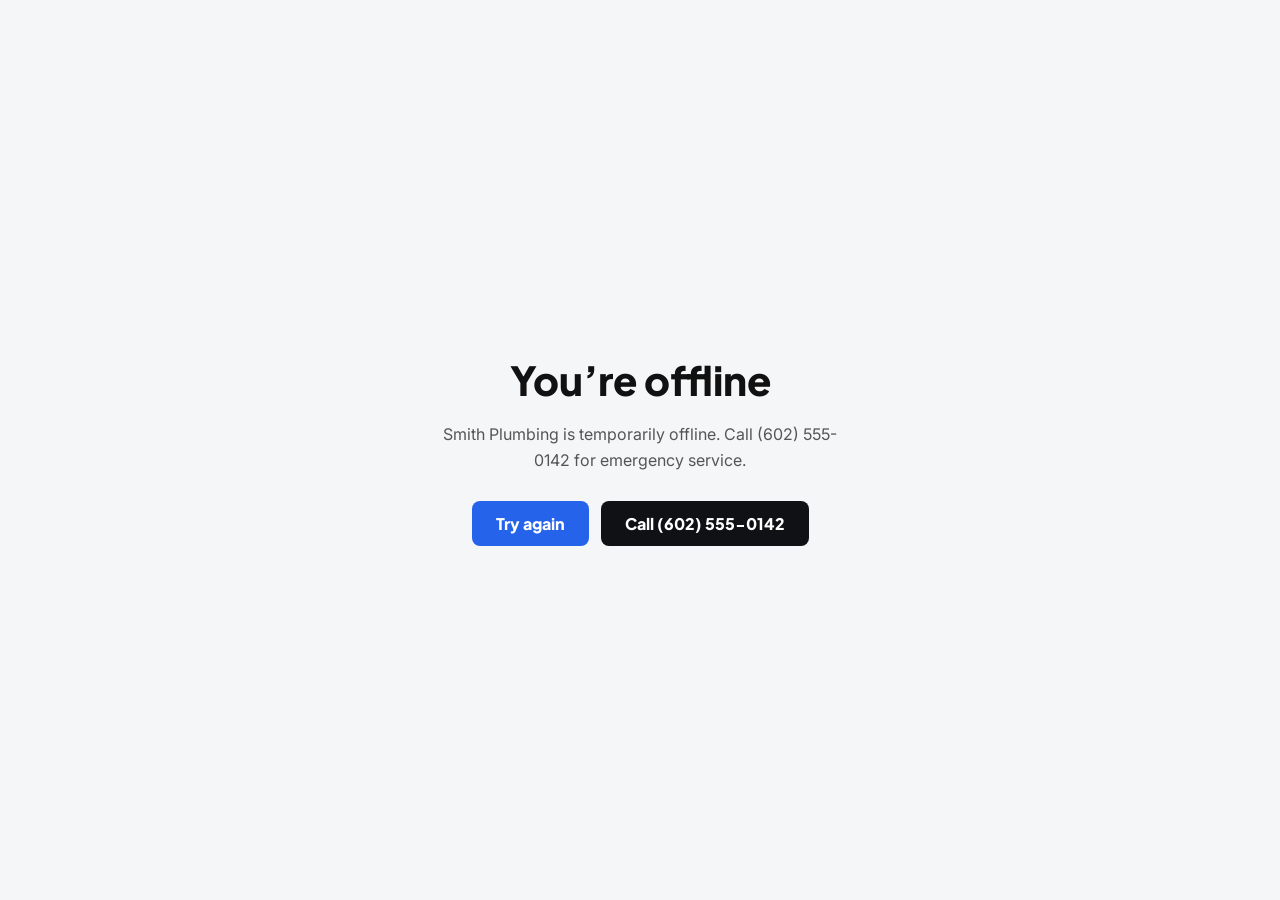
<file: offline.html>
<!DOCTYPE html>
<html lang="en">
<head>
  <meta charset="UTF-8" />
  <meta name="viewport" content="width=device-width, initial-scale=1.0" />
  <link rel="icon" href="./favicon.svg" type="image/svg+xml" />
  <link rel="stylesheet" href="./styles.css" />
  <title>Offline | Smith Plumbing</title>
  <meta name="robots" content="noindex" />
  <link href="https://fonts.googleapis.com/css2?family=Plus+Jakarta+Sans:wght@600;700;800&family=Inter:wght@400;500;600;700&display=swap" rel="stylesheet" />
  <style>
    :root{--p:#2563EB;--d:#0f1114;--l:#f5f6f8}
    *{box-sizing:border-box;margin:0;padding:0}
    body{font-family:'Inter',sans-serif;background:var(--l);color:#111;min-height:100vh;display:flex;flex-direction:column;align-items:center;justify-content:center;padding:2rem;text-align:center}
    h1{font-family:'Plus Jakarta Sans',sans-serif;font-weight:800;font-size:clamp(1.75rem,4vw,2.5rem)}
    p{margin-top:1rem;color:#555;max-width:420px;line-height:1.65}
    a{display:inline-block;margin-top:1.75rem;background:var(--p);color:#fff;font-family:'Plus Jakarta Sans',sans-serif;font-weight:800;padding:.75rem 1.5rem;border-radius:8px;text-decoration:none}
    a[href^="tel"]{margin-left:.5rem;background:var(--d)}
  </style>
</head>
<body>
  <h1>You’re offline</h1>
  <p>Smith Plumbing is temporarily offline. Call (602) 555-0142 for emergency service.</p>
  <div>
    <a href="index.html">Try again</a>
    <a href="tel:+16025550142">Call (602) 555-0142</a>
  </div>
  <script src="./main.js" defer></script>
</body>
</html>
</file>
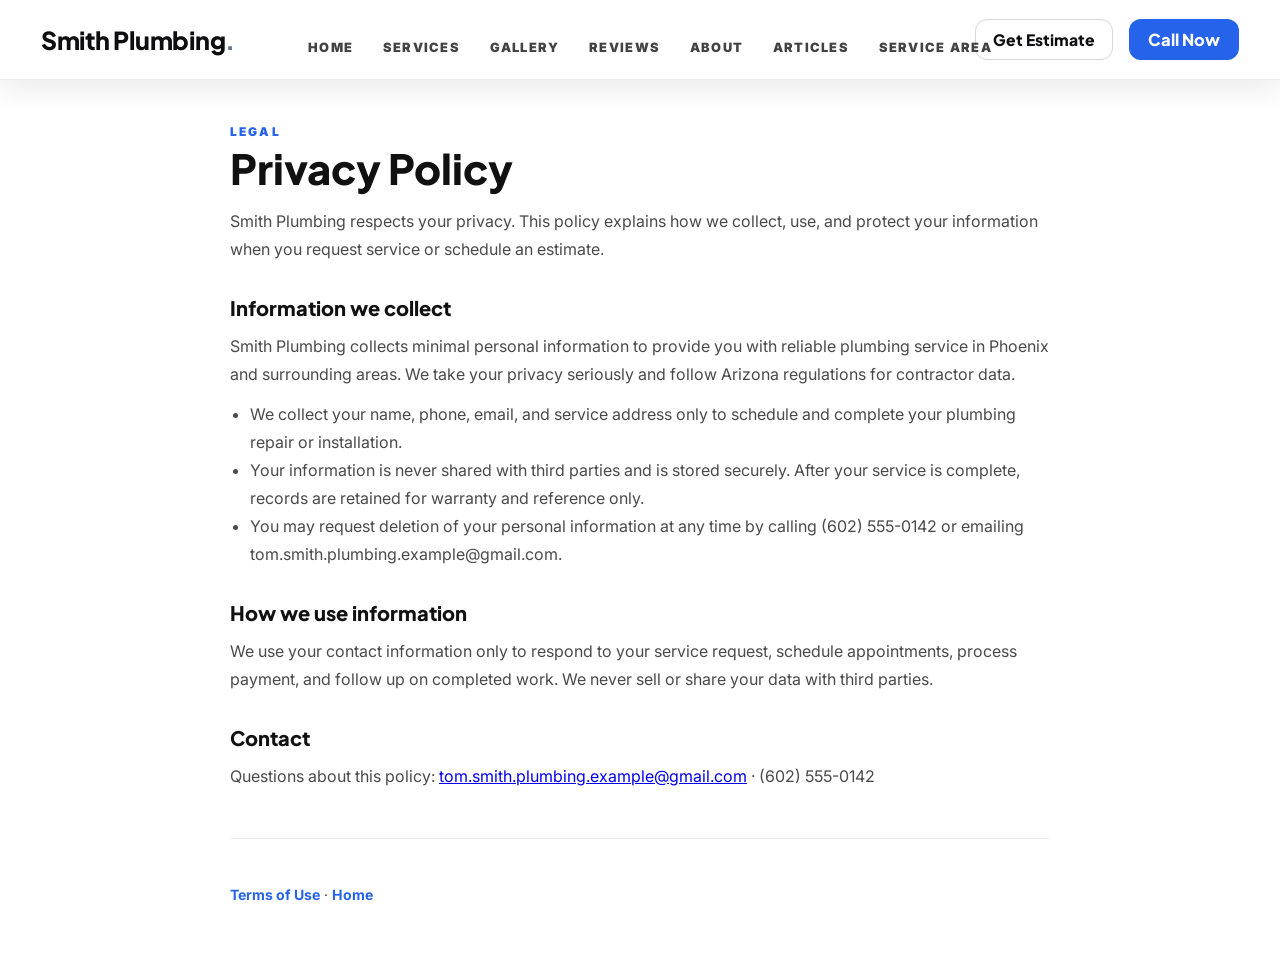
<file: privacy-policy.html>
<!DOCTYPE html>
<html lang="en">
<head>
  <meta charset="UTF-8" />
  <meta name="viewport" content="width=device-width, initial-scale=1.0" />
  <link rel="icon" href="./favicon.svg" type="image/svg+xml" />
  <link rel="stylesheet" href="./styles.css" />
  <title>Privacy Policy | Smith Plumbing</title>
  <meta name="description" content="Smith Plumbing privacy policy—how we protect your information when you request plumbing service in Phoenix." />
  <link rel="canonical" href="https://ahana-smith-plumbing-llc-2605160005.netlify.app/privacy-policy" />
  <link href="https://fonts.googleapis.com/css2?family=Plus+Jakarta+Sans:wght@600;700;800&family=Inter:wght@400;500;600;700&display=swap" rel="stylesheet" />
  <style>
    :root{--container-w:820px;--brand-primary:#2563EB;--brand-dark:#0f1114;--brand-light:#f5f6f8;--brand-accent:#64748B;--ink:#0E0E10;--p:var(--brand-primary);--d:var(--brand-dark);--l:var(--brand-light);--a:var(--brand-accent)}
    *{box-sizing:border-box;margin:0;padding:0}
    body{font-family:'Inter',sans-serif;background:var(--l);color:#111}
    #sticky-header{
      position:fixed;top:0;left:0;right:0;z-index:100;
      background:rgba(255,255,255,.92);
      backdrop-filter: blur(10px);
      display:flex;
      align-items:center;
      justify-content:space-between;
      gap:1rem;
      padding:0 clamp(1.25rem,3.2vw,2.75rem);
      height:80px;
      box-shadow:0 10px 28px rgba(0,0,0,.08);
      border-bottom:1px solid rgba(0,0,0,.08);
    }
    #sticky-header .logo{
      position:relative;z-index:2;flex-shrink:0;
      font-family:'Plus Jakarta Sans',sans-serif;font-weight:800;font-size:1.55rem;color:var(--ink);letter-spacing:-.01em;text-decoration:none
    }
    #sticky-header .logo span{color:var(--brand-accent)}
    #sticky-header .header-nav-layer{
      position:absolute;left:0;right:0;top:0;bottom:0;
      display:flex;align-items:center;justify-content:center;
      pointer-events:none;
    }
    #sticky-header .header-nav-layer nav{pointer-events:auto;max-width:min(920px,calc(100vw - 22rem))}
    .nav-links{display:flex;gap:1.85rem;list-style:none;align-items:center;justify-content:center;flex-wrap:wrap}
    .nav-links a{color:rgba(14,14,16,.78);font-size:.8rem;font-weight:900;text-transform:uppercase;letter-spacing:.10em;text-decoration:none;white-space:nowrap}
    .nav-links a:hover{color:var(--brand-primary)}
    .header-ctas{display:flex;align-items:center;gap:1rem;flex-wrap:nowrap;position:relative;z-index:2;flex-shrink:0;margin-left:auto}
    .btn-call-now{
      display:inline-flex;align-items:center;gap:.5rem;background:var(--brand-primary);color:#fff;
      font-family:'Plus Jakarta Sans',sans-serif;font-weight:800;font-size:1.03rem;padding:.62rem 1.2rem;border-radius:12px;text-decoration:none;white-space:nowrap
    }
    .btn-outline{
      display:inline-flex;align-items:center;gap:.5rem;background:transparent;border:1px solid rgba(0,0,0,.16);
      color:var(--ink);font-family:'Plus Jakarta Sans',sans-serif;font-weight:800;font-size:.98rem;padding:.62rem 1.05rem;border-radius:12px;text-decoration:none;white-space:nowrap
    }
    #menu-toggle{display:none;background:none;border:none;cursor:pointer;padding:4px;color:var(--ink)}
    #menu-toggle svg{stroke:currentColor}
    #mobile-menu{display:none;position:fixed;top:80px;left:0;right:0;background:rgba(255,255,255,.98);z-index:99;padding:1rem clamp(1.25rem,3.2vw,2.75rem);flex-direction:column;gap:1rem;border-bottom:1px solid rgba(0,0,0,.08)}
    #mobile-menu a{color:rgba(14,14,16,.86);font-weight:900;text-transform:uppercase;letter-spacing:.1em;font-size:.9rem;text-decoration:none;padding:.6rem 0;border-bottom:1px solid rgba(0,0,0,.08)}
    #mobile-menu.open{display:flex}
    @media(max-width:860px){
      #sticky-header .header-nav-layer{display:none}
      .nav-links{display:none}
      #menu-toggle{display:block}
    }
    main{padding:124px 1.5rem 4rem;background:#fff}
    .container{max-width:var(--container-w);margin:0 auto;width:100%}
    .k{font-size:.75rem;font-weight:900;text-transform:uppercase;letter-spacing:.18em;color:var(--p);margin-bottom:.5rem}
    h1{font-family:'Plus Jakarta Sans',sans-serif;font-weight:800;font-size:clamp(2rem,4vw,2.6rem);line-height:1.05;margin-bottom:1rem}
    h2{font-family:'Plus Jakarta Sans',sans-serif;font-weight:800;font-size:1.25rem;margin-top:2rem;margin-bottom:.5rem}
    p{margin-top:.75rem;color:#4A4A4A;line-height:1.75}
    ul{margin-top:.75rem;padding-left:1.25rem;color:#4A4A4A;line-height:1.75}
    footer{margin-top:3rem;padding-top:2rem;border-top:1px solid rgba(0,0,0,.08);font-size:.88rem;color:#666}
    footer a{color:var(--brand-primary);font-weight:700;text-decoration:none}
  </style>
</head>
<body>
  <a class="skip-link" href="#main">Skip to content</a>
  <header id="sticky-header">
    <a class="logo" href="index.html">Smith Plumbing<span>.</span></a>
    <div class="header-nav-layer">
    <nav aria-label="Primary">
      <ul class="nav-links">
        <li><a href="index.html">Home</a></li>
        <li><a href="services.html">Services</a></li>
        <li><a href="gallery.html">Gallery</a></li>
        <li><a href="testimonials.html">Reviews</a></li>
        <li><a href="about.html">About</a></li>
        <li><a href="articles.html">Articles</a></li>
        <li><a href="service-area.html">Service Area</a></li>
      </ul>
    </nav>
    </div>
    <div class="header-ctas">
      <a class="btn-outline" href="contact.html">Get Estimate</a>
      <a class="btn-call-now" href="tel:+16025550142">Call Now</a>
      <button type="button" id="menu-toggle" aria-controls="mobile-menu" aria-expanded="false" aria-label="Menu">
        <svg xmlns="http://www.w3.org/2000/svg" width="24" height="24" fill="none" viewBox="0 0 24 24" stroke="currentColor" stroke-width="2.5"><path stroke-linecap="round" stroke-linejoin="round" d="M3.75 6.75h16.5M3.75 12h16.5m-16.5 5.25h16.5"/></svg>
      </button>
    </div>
  </header>
  <nav id="mobile-menu">
    <a href="index.html">Home</a>
    <a href="services.html">Services</a>
    <a href="gallery.html">Gallery</a>
    <a href="testimonials.html">Reviews</a>
    <a href="about.html">About</a>
    <a href="articles.html">Articles</a>
    <a href="service-area.html">Service Area</a>
    <a href="tel:+16025550142" style="color:var(--brand-primary)!important;">(602) 555-0142</a>
  </nav>

  <main id="main">
    <div class="container">
      <div class="k">Legal</div>
      <h1>Privacy Policy</h1>
      <p>Smith Plumbing respects your privacy. This policy explains how we collect, use, and protect your information when you request service or schedule an estimate.</p>

      <h2>Information we collect</h2>
      <p>Smith Plumbing collects minimal personal information to provide you with reliable plumbing service in Phoenix and surrounding areas. We take your privacy seriously and follow Arizona regulations for contractor data.</p>
      <ul>
        <li>We collect your name, phone, email, and service address only to schedule and complete your plumbing repair or installation.</li>
        <li>Your information is never shared with third parties and is stored securely. After your service is complete, records are retained for warranty and reference only.</li>
        <li>You may request deletion of your personal information at any time by calling (602) 555-0142 or emailing tom.smith.plumbing.example@gmail.com.</li>
      </ul>

      <h2>How we use information</h2>
      <p>We use your contact information only to respond to your service request, schedule appointments, process payment, and follow up on completed work. We never sell or share your data with third parties.</p>

      <h2>Contact</h2>
      <p>Questions about this policy: <a href="mailto:tom.smith.plumbing.example@gmail.com">tom.smith.plumbing.example@gmail.com</a> · (602) 555-0142</p>

      <footer>
        <p><a href="terms.html">Terms of Use</a> · <a href="index.html">Home</a></p>
      </footer>
    </div>
  </main>
  <script src="./main.js" defer></script>
</body>
</html>
</file>
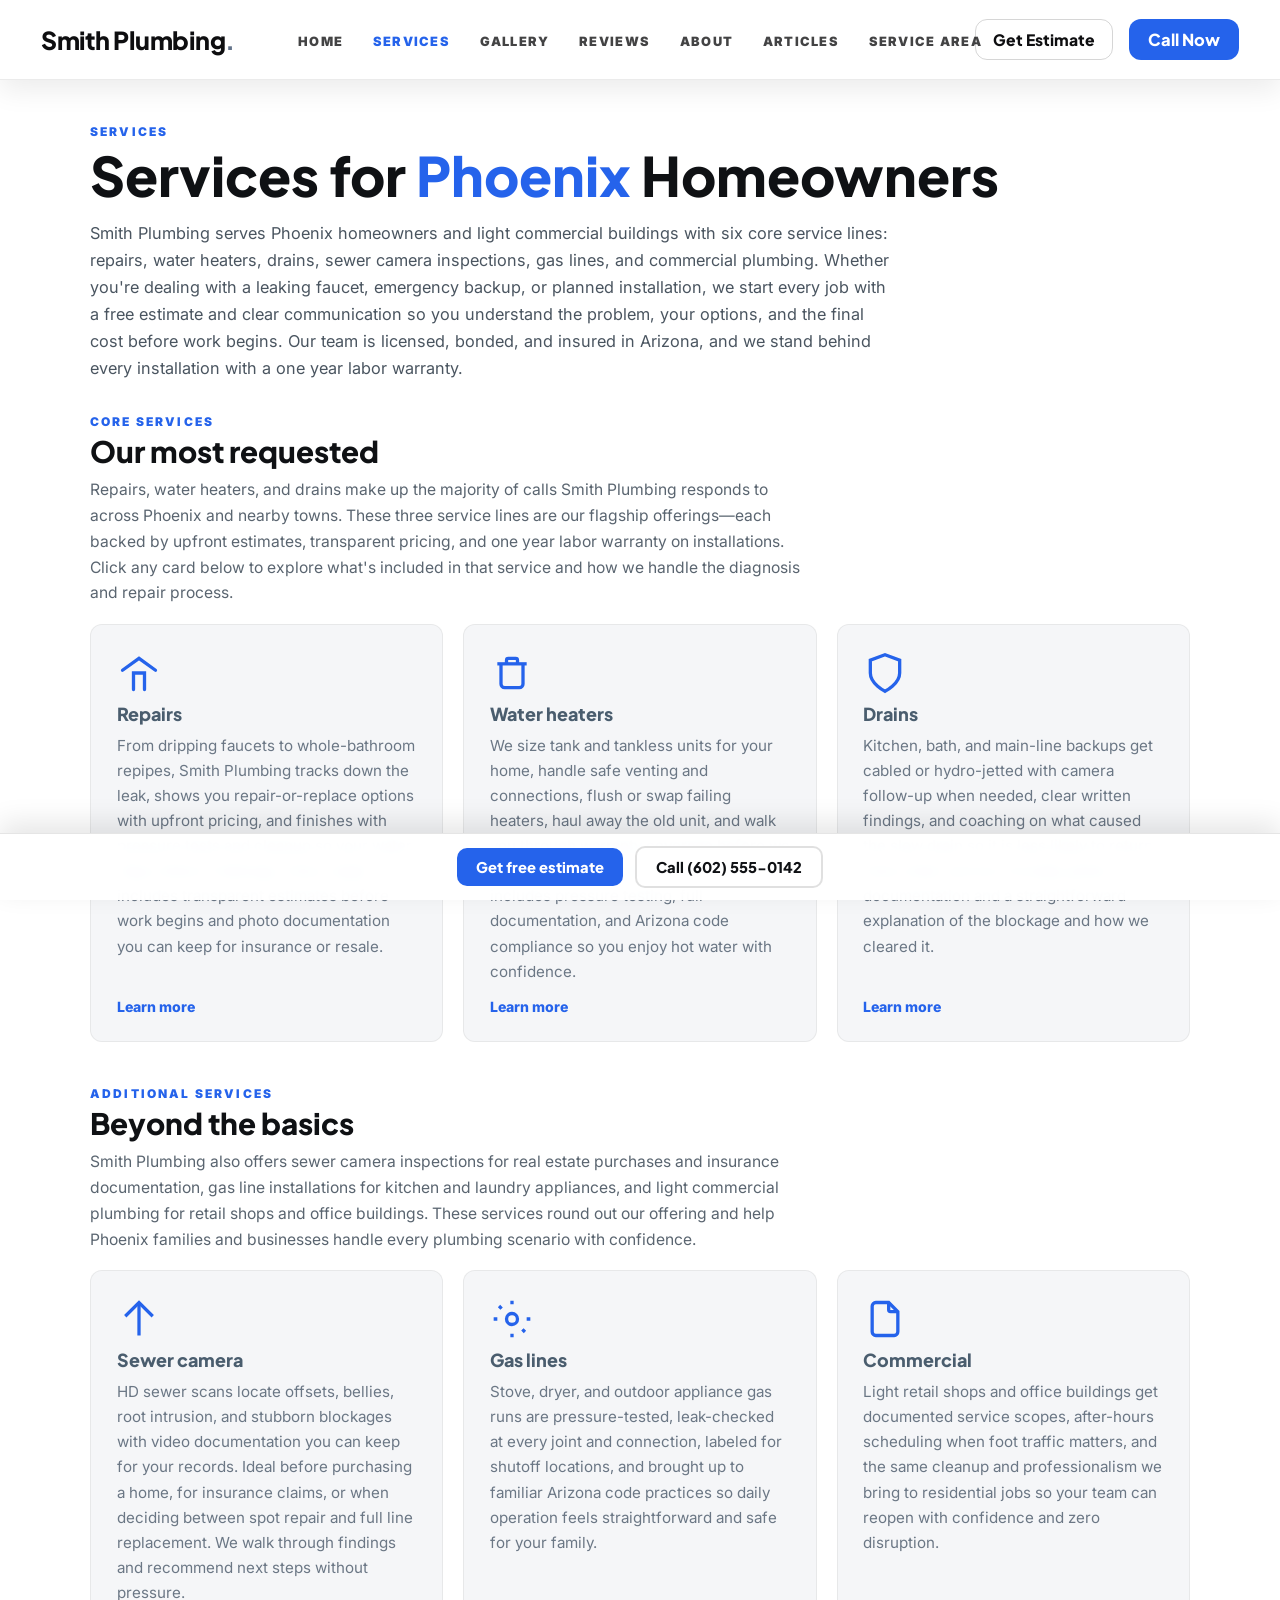
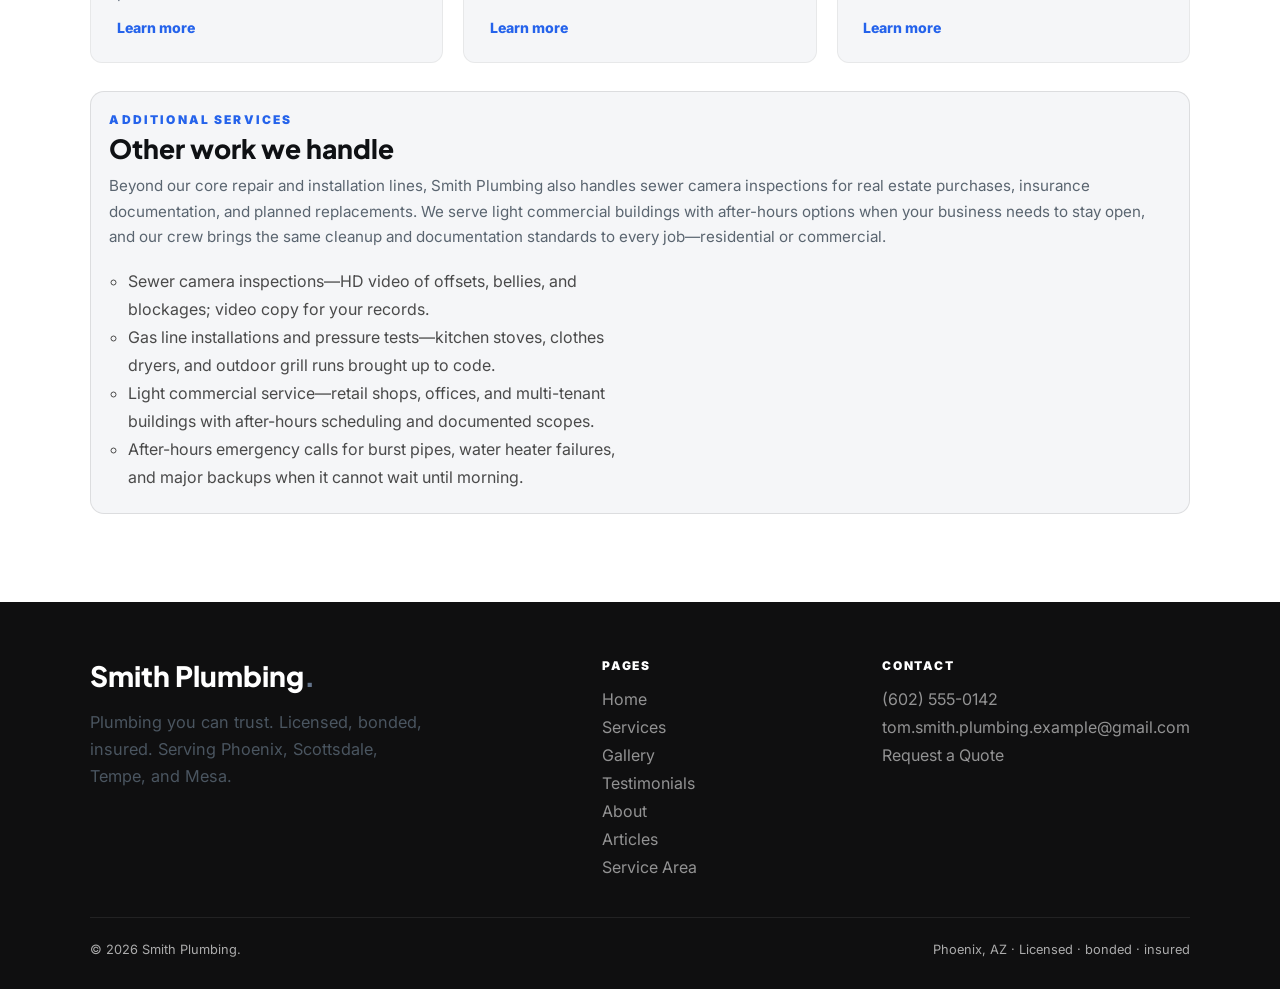
<file: services.html>
<!DOCTYPE html>
<html lang="en">
<head>
  <meta charset="UTF-8" />
  <meta name="viewport" content="width=device-width, initial-scale=1.0" />
  <link rel="icon" href="./favicon.svg" type="image/svg+xml" />
  <link rel="stylesheet" href="./styles.css" />
  <title>Smith Plumbing Services | Phoenix, AZ</title>
  <meta name="description" content="Smith Plumbing services in Phoenix—repairs, water heaters, drains, sewer camera, gas lines, commercial. Free estimates, same-day dispatch, transparent pricing." />
  <link href="https://fonts.googleapis.com/css2?family=Plus+Jakarta+Sans:wght@600;700;800&family=Inter:wght@400;500;600;700&display=swap" rel="stylesheet" />
  <style>
    :root{--container-w:1100px;--brand-primary:#2563EB;--brand-dark:#0f1114;--brand-light:#f5f6f8;--brand-accent:#64748B;--ink:#0E0E10}
    *{box-sizing:border-box;margin:0;padding:0}
    body{font-family:'Inter',sans-serif;background:#fff;color:var(--brand-dark);overflow-x:hidden}
    #sticky-header{
      position:fixed;top:0;left:0;right:0;z-index:100;
      background:rgba(255,255,255,.92);
      backdrop-filter: blur(10px);
      display:flex;
      align-items:center;
      justify-content:space-between;
      gap:1rem;
      padding:0 clamp(1.25rem,3.2vw,2.75rem);
      height:80px;
      box-shadow:0 10px 28px rgba(0,0,0,.08);
      border-bottom:1px solid rgba(0,0,0,.08);
    }
    #sticky-header .logo{
      position:relative;z-index:2;flex-shrink:0;
      font-family:'Plus Jakarta Sans',sans-serif;font-weight:800;font-size:1.55rem;color:var(--ink);letter-spacing:-.01em;text-decoration:none
    }
    #sticky-header .logo span{color:var(--brand-accent)}
    #sticky-header .header-nav-layer{
      position:absolute;left:0;right:0;top:0;bottom:0;
      display:flex;align-items:center;justify-content:center;
      pointer-events:none;
    }
    #sticky-header .header-nav-layer nav{pointer-events:auto;max-width:min(920px,calc(100vw - 22rem))}
    .nav-links{display:flex;gap:1.85rem;list-style:none;align-items:center;justify-content:center;flex-wrap:wrap}
    .nav-links a{color:rgba(14,14,16,.78);font-size:.8rem;font-weight:900;text-transform:uppercase;letter-spacing:.10em;text-decoration:none;white-space:nowrap}
    .nav-links a:hover{color:var(--brand-primary)}
    .header-ctas{display:flex;align-items:center;gap:1rem;flex-wrap:nowrap;position:relative;z-index:2;flex-shrink:0;margin-left:auto}
    .btn-call-now{
      display:inline-flex;align-items:center;gap:.5rem;background:var(--brand-primary);color:#fff;
      font-family:'Plus Jakarta Sans',sans-serif;font-weight:800;font-size:1.03rem;padding:.62rem 1.2rem;border-radius:12px;text-decoration:none;white-space:nowrap
    }
    .btn-outline{
      display:inline-flex;align-items:center;gap:.5rem;background:transparent;border:1px solid rgba(0,0,0,.16);
      color:var(--ink);font-family:'Plus Jakarta Sans',sans-serif;font-weight:800;font-size:.98rem;padding:.62rem 1.05rem;border-radius:12px;text-decoration:none;white-space:nowrap
    }
    #menu-toggle{display:none;background:none;border:none;cursor:pointer;padding:4px;color:var(--ink)}
    #menu-toggle svg{stroke:currentColor}
    #mobile-menu{display:none;position:fixed;top:80px;left:0;right:0;background:rgba(255,255,255,.98);z-index:99;padding:1rem clamp(1.25rem,3.2vw,2.75rem);flex-direction:column;gap:1rem;border-bottom:1px solid rgba(0,0,0,.08)}
    #mobile-menu a{color:rgba(14,14,16,.86);font-weight:900;text-transform:uppercase;letter-spacing:.1em;font-size:.9rem;text-decoration:none;padding:.6rem 0;border-bottom:1px solid rgba(0,0,0,.08)}
    #mobile-menu.open{display:flex}
    @media(max-width:860px){
      #sticky-header .header-nav-layer{display:none}
      .nav-links{display:none}
      #menu-toggle{display:block}
    }
    main{padding:124px 1.5rem 5.5rem;background:#fff}
    .container{max-width:var(--container-w);margin:0 auto;width:100%}
    .kicker{font-size:.75rem;font-weight:900;text-transform:uppercase;letter-spacing:.18em;color:var(--brand-primary);margin-bottom:.5rem}
    h1{font-family:'Plus Jakarta Sans',sans-serif;font-weight:800;font-size:clamp(2.2rem,4.8vw,3.4rem);line-height:1.05}
    h1 span{color:var(--brand-primary)}
    p{margin-top:1rem;color:#4a5560;font-size:1.02rem;line-height:1.65;max-width:800px}
    .svc-hub-section{margin-top:2.75rem}
    .svc-hub-section:first-of-type{margin-top:2rem}
    .svc-hub-section .kicker{margin-bottom:.35rem}
    .svc-hub-section h2{font-family:'Plus Jakarta Sans',sans-serif;font-weight:800;font-size:clamp(1.35rem,3vw,1.85rem);line-height:1.15;color:var(--brand-dark);margin:.35rem 0 0}
    .svc-hub-section h2 span{color:var(--brand-primary)}
    .svc-hub-section .section-lead{margin-top:.55rem;color:#5a6570;font-size:.98rem;line-height:1.65;max-width:720px}
    .svc-priority-grid{display:grid;grid-template-columns:repeat(3,minmax(0,1fr));gap:1.25rem;margin-top:1.1rem;align-items:stretch}
    @media(max-width:900px){.svc-priority-grid{grid-template-columns:repeat(2,minmax(0,1fr))}}
    @media(max-width:560px){.svc-priority-grid{grid-template-columns:1fr}}
    .feature-ico{display:block;width:44px;height:44px;color:var(--brand-primary);margin-bottom:.5rem}
    .feature-ico svg{width:100%;height:100%;display:block}
    .feature-card h3{font-family:'Plus Jakarta Sans',sans-serif;font-weight:800;font-size:1.12rem;margin:0;color:#4a5d6e;line-height:1.25}
    a.feature-card,a.card.feature-card{text-decoration:none;color:inherit}
    .feature-card p{margin-top:.45rem;color:#5a6570;font-size:.93rem;line-height:1.55;flex:1;max-width:none}
    .feature-lm{margin-top:auto;padding-top:.9rem;font-weight:800;font-size:.88rem;color:var(--brand-primary)}
    a.feature-lm{text-decoration:none}
    a.feature-lm:hover{text-decoration:underline}
    .svc-add-more{margin-top:1.75rem;border:1px solid rgba(0,0,0,.1);border-radius:14px;background:var(--brand-light);padding:1.25rem 1.15rem 1.35rem}
    .svc-add-more .lead{margin-top:.5rem;color:#5a6570;font-size:.95rem;line-height:1.65;max-width:none}
    .sticky-svc-cta{position:fixed;bottom:0;left:0;right:0;z-index:90;display:flex;flex-wrap:wrap;justify-content:center;align-items:center;gap:.75rem;padding:.75rem 1.25rem;background:rgba(255,255,255,.97);backdrop-filter:blur(8px);border-top:1px solid rgba(0,0,0,.1);box-shadow:0 -10px 28px rgba(0,0,0,.1)}
    .sticky-svc-cta a{display:inline-flex;align-items:center;justify-content:center;font-family:'Plus Jakarta Sans',sans-serif;font-weight:800;font-size:.92rem;text-decoration:none;border-radius:10px;padding:.62rem 1.2rem}
    .sticky-svc-primary{background:var(--brand-primary);color:#fff}
    .sticky-svc-call{border:2px solid rgba(0,0,0,.12);color:var(--brand-dark);background:#fff}
    .svc-more-h2{font-family:'Plus Jakarta Sans',sans-serif;font-weight:800;font-size:clamp(1.2rem,2.8vw,1.65rem);margin:.35rem 0 0;color:var(--brand-dark)}
    .svc-add-more .kicker{margin-bottom:.25rem}
    .svc-additional-list{margin-top:1.15rem;padding-left:1.15rem;color:#4A4A4A;line-height:1.75;display:grid;grid-template-columns:repeat(2,minmax(0,1fr));column-gap:2rem;row-gap:.35rem}
    @media(max-width:640px){.svc-additional-list{grid-template-columns:1fr}}
    .svc-additional-list li{margin:0}
    .card{background:var(--brand-light);border:1px solid rgba(0,0,0,.06);border-radius:12px;padding:1.6rem;display:flex;flex-direction:column;height:100%}
    a.card.svc-detail-card{display:flex;flex-direction:column;height:100%;text-decoration:none;color:inherit;transition:border-color .2s,box-shadow .2s,transform .15s}
    a.card.svc-detail-card:hover,a.card.svc-detail-card:focus-visible{border-color:var(--brand-primary);box-shadow:0 12px 28px rgba(0,0,0,.08);transform:translateY(-2px);outline:none}
    .card h2{font-family:'Plus Jakarta Sans',sans-serif;font-weight:800;font-size:1.35rem;margin-bottom:.4rem;color:#4a5d6e}
    .card p{margin-top:.5rem;color:#6b7785;font-size:.95rem;line-height:1.65;flex:1}
    footer{background:#0f0f10;color:rgba(255,255,255,.65);padding:3.5rem 1.5rem 2rem}
    .footer-grid{display:grid;grid-template-columns:2fr 1fr 1fr;gap:3rem;max-width:var(--container-w);margin:0 auto}
    .footer-logo{font-family:'Plus Jakarta Sans',sans-serif;font-weight:800;font-size:1.75rem;color:#fff;margin-bottom:.75rem}
    .footer-logo span{color:var(--brand-accent)}
    .footer-col h4{font-size:.75rem;font-weight:900;text-transform:uppercase;letter-spacing:.15em;color:#fff;margin-bottom:1rem}
    .footer-col ul{list-style:none;display:flex;flex-direction:column;gap:.5rem}
    .footer-col a{color:rgba(255,255,255,.55);text-decoration:none}
    .footer-col a:hover{color:var(--brand-accent)}
    .footer-bottom{max-width:var(--container-w);margin:2.5rem auto 0;padding-top:1.5rem;border-top:1px solid rgba(255,255,255,.08);display:flex;justify-content:space-between;flex-wrap:wrap;gap:.75rem;font-size:.8rem}
    @media(max-width:640px){.footer-grid{grid-template-columns:1fr;gap:2rem}}
  </style>
  <script type="application/ld+json">
  {
    "@context":"https://schema.org",
    "@type":"Service",
    "provider":{"@type":"LocalBusiness","name":"Smith Plumbing"},
    "areaServed": ["Phoenix, AZ","Scottsdale, AZ","Tempe, AZ","Mesa, AZ"],
    "serviceType":"Plumbing Services"
  }
  </script>
</head>
<body>
  <header id="sticky-header">
    <a class="logo" href="index.html">Smith Plumbing<span>.</span></a>
    <div class="header-nav-layer">
    <nav aria-label="Primary">
      <ul class="nav-links">
        <li><a href="index.html">Home</a></li>
        <li><a href="services.html">Services</a></li>
        <li><a href="gallery.html">Gallery</a></li>
        <li><a href="testimonials.html">Reviews</a></li>
        <li><a href="about.html">About</a></li>
        <li><a href="articles.html">Articles</a></li>
        <li><a href="service-area.html">Service Area</a></li>
      </ul>
    </nav>
    </div>
    <div class="header-ctas">
      <a class="btn-outline" href="contact.html">Get Estimate</a>
      <a class="btn-call-now" href="tel:+16025550142">Call Now</a>
      <button type="button" id="menu-toggle" aria-controls="mobile-menu" aria-expanded="false" aria-label="Menu">
        <svg xmlns="http://www.w3.org/2000/svg" width="24" height="24" fill="none" viewBox="0 0 24 24" stroke="currentColor" stroke-width="2.5"><path stroke-linecap="round" stroke-linejoin="round" d="M3.75 6.75h16.5M3.75 12h16.5m-16.5 5.25h16.5"/></svg>
      </button>
    </div>
  </header>
  <nav id="mobile-menu">
    <a href="index.html">Home</a>
    <a href="services.html">Services</a>
    <a href="gallery.html">Gallery</a>
    <a href="testimonials.html">Reviews</a>
    <a href="about.html">About</a>
    <a href="articles.html">Articles</a>
    <a href="service-area.html">Service Area</a>
    <a href="tel:+16025550142" style="color:var(--brand-primary)!important;">(602) 555-0142</a>
  </nav>

  <main>
    <div class="container">
      <div class="kicker">Services</div>
      <h1>Services for <span>Phoenix</span> Homeowners</h1>
      <p>Smith Plumbing serves Phoenix homeowners and light commercial buildings with six core service lines: repairs, water heaters, drains, sewer camera inspections, gas lines, and commercial plumbing. Whether you're dealing with a leaking faucet, emergency backup, or planned installation, we start every job with a free estimate and clear communication so you understand the problem, your options, and the final cost before work begins. Our team is licensed, bonded, and insured in Arizona, and we stand behind every installation with a one year labor warranty.</p>

      <section class="svc-hub-section" aria-labelledby="svc-popular-heading">
        <div class="kicker">Core services</div>
        <h2 id="svc-popular-heading">Our most requested</h2>
        <p class="section-lead">Repairs, water heaters, and drains make up the majority of calls Smith Plumbing responds to across Phoenix and nearby towns. These three service lines are our flagship offerings—each backed by upfront estimates, transparent pricing, and one year labor warranty on installations. Click any card below to explore what's included in that service and how we handle the diagnosis and repair process.</p>
        <div class="svc-priority-grid">
          <a class="card svc-detail-card feature-card" href="service-1.html">
            <span class="feature-ico" aria-hidden="true"><svg viewBox="0 0 24 24" fill="none" stroke="currentColor" stroke-width="1.8" stroke-linecap="round"><path d="M3 10.5L12 4l9 6.5"/><path d="M9 21V12h6v9"/></svg></span>
            <h3>Repairs</h3>
            <p>From dripping faucets to whole-bathroom repipes, Smith Plumbing tracks down the leak, shows you repair-or-replace options with upfront pricing, and finishes with pressure tests and cleanup so your water stays where it belongs. Every repair includes transparent estimates before work begins and photo documentation you can keep for insurance or resale.</p>
            <span class="feature-lm">Learn more</span>
          </a>
          <a class="card svc-detail-card feature-card" href="service-2.html">
            <span class="feature-ico" aria-hidden="true"><svg viewBox="0 0 24 24" fill="none" stroke="currentColor" stroke-width="1.8"><path d="M4 7h16"/><path d="M6 7v11a2 2 0 002 2h8a2 2 0 002-2V7"/><path d="M9 7V5a1 1 0 011-1h4a1 1 0 011 1v2"/></svg></span>
            <h3>Water heaters</h3>
            <p>We size tank and tankless units for your home, handle safe venting and connections, flush or swap failing heaters, haul away the old unit, and walk you through warranty coverage before we leave. Every water heater installation includes pressure testing, full documentation, and Arizona code compliance so you enjoy hot water with confidence.</p>
            <span class="feature-lm">Learn more</span>
          </a>
          <a class="card svc-detail-card feature-card" href="service-3.html">
            <span class="feature-ico" aria-hidden="true"><svg viewBox="0 0 24 24" fill="none" stroke="currentColor" stroke-width="1.8"><path d="M12 22s8-4 8-10V5l-8-3-8 3v7c0 6 8 10 8 10z"/></svg></span>
            <h3>Drains</h3>
            <p>Kitchen, bath, and main-line backups get cabled or hydro-jetted with camera follow-up when needed, clear written findings, and coaching on what caused the slow drain so it is less likely to return. Every drain service includes photo documentation and a straightforward explanation of the blockage and how we cleared it.</p>
            <span class="feature-lm">Learn more</span>
          </a>
        </div>
      </section>

      <section class="svc-hub-section" aria-labelledby="svc-core-heading">
        <div class="kicker">Additional services</div>
        <h2 id="svc-core-heading">Beyond the basics</h2>
        <p class="section-lead">Smith Plumbing also offers sewer camera inspections for real estate purchases and insurance documentation, gas line installations for kitchen and laundry appliances, and light commercial plumbing for retail shops and office buildings. These services round out our offering and help Phoenix families and businesses handle every plumbing scenario with confidence.</p>
        <div class="svc-priority-grid">
          <article class="card feature-card">
            <span class="feature-ico" aria-hidden="true"><svg viewBox="0 0 24 24" fill="none" stroke="currentColor" stroke-width="1.8"><path d="M12 3v18"/><path d="M4.5 10.5l7.5-7.5 7.5 7.5"/></svg></span>
            <h3>Sewer camera</h3>
            <p>HD sewer scans locate offsets, bellies, root intrusion, and stubborn blockages with video documentation you can keep for your records. Ideal before purchasing a home, for insurance claims, or when deciding between spot repair and full line replacement. We walk through findings and recommend next steps without pressure.</p>
            <a class="feature-lm" href="contact.html">Learn more</a>
          </article>
          <article class="card feature-card">
            <span class="feature-ico" aria-hidden="true"><svg viewBox="0 0 24 24" fill="none" stroke="currentColor" stroke-width="1.8"><circle cx="12" cy="12" r="3"/><path d="M12 2v2M12 20v2M4.93 4.93l1.41 1.41M17.66 17.66l1.41 1.41M2 12h2M20 12h2"/></svg></span>
            <h3>Gas lines</h3>
            <p>Stove, dryer, and outdoor appliance gas runs are pressure-tested, leak-checked at every joint and connection, labeled for shutoff locations, and brought up to familiar Arizona code practices so daily operation feels straightforward and safe for your family.</p>
            <a class="feature-lm" href="contact.html">Learn more</a>
          </article>
          <article class="card feature-card">
            <span class="feature-ico" aria-hidden="true"><svg viewBox="0 0 24 24" fill="none" stroke="currentColor" stroke-width="1.8"><path d="M14 3v4a1 1 0 001 1h4"/><path d="M17 21H7a2 2 0 01-2-2V5a2 2 0 012-2h7l5 5v11a2 2 0 01-2 2z"/></svg></span>
            <h3>Commercial</h3>
            <p>Light retail shops and office buildings get documented service scopes, after-hours scheduling when foot traffic matters, and the same cleanup and professionalism we bring to residential jobs so your team can reopen with confidence and zero disruption.</p>
            <a class="feature-lm" href="contact.html">Learn more</a>
          </article>
        </div>
      </section>

      <section class="svc-add-more" aria-labelledby="additional-services-heading">
        <div class="kicker">Additional services</div>
        <h2 class="svc-more-h2" id="additional-services-heading">Other work we handle</h2>
        <p class="lead">Beyond our core repair and installation lines, Smith Plumbing also handles sewer camera inspections for real estate purchases, insurance documentation, and planned replacements. We serve light commercial buildings with after-hours options when your business needs to stay open, and our crew brings the same cleanup and documentation standards to every job—residential or commercial.</p>
        <ul class="svc-additional-list">
          <ul><li>Sewer camera inspections—HD video of offsets, bellies, and blockages; video copy for your records.</li><li>Gas line installations and pressure tests—kitchen stoves, clothes dryers, and outdoor grill runs brought up to code.</li><li>Light commercial service—retail shops, offices, and multi-tenant buildings with after-hours scheduling and documented scopes.</li><li>After-hours emergency calls for burst pipes, water heater failures, and major backups when it cannot wait until morning.</li></ul>
        </ul>
      </section>
    </div>
  </main>

  <div class="sticky-svc-cta" role="region" aria-label="Quick estimate">
    <a class="sticky-svc-primary" href="contact.html">Get free estimate</a>
    <a class="sticky-svc-call" href="tel:+16025550142">Call (602) 555-0142</a>
  </div>

  <footer>
    <div class="footer-grid">
      <div>
        <div class="footer-logo">Smith Plumbing<span>.</span></div>
        <p style="max-width:340px;line-height:1.65">Plumbing you can trust. Licensed, bonded, insured. Serving Phoenix, Scottsdale, Tempe, and Mesa.</p>
      </div>
      <div class="footer-col">
        <h4>Pages</h4>
        <ul>
          <li><a href="index.html">Home</a></li>
          <li><a href="services.html">Services</a></li>
          <li><a href="gallery.html">Gallery</a></li>
          <li><a href="testimonials.html">Testimonials</a></li>
          <li><a href="about.html">About</a></li>
          <li><a href="articles.html">Articles</a></li>
          <li><a href="service-area.html">Service Area</a></li>
        </ul>
      </div>
      <div class="footer-col">
        <h4>Contact</h4>
        <ul>
          <li><a href="tel:+16025550142">(602) 555-0142</a></li>
          <li><a href="mailto:tom.smith.plumbing.example@gmail.com">tom.smith.plumbing.example@gmail.com</a></li>
          <li><a href="contact.html">Request a Quote</a></li>
        </ul>
      </div>
    </div>
    <div class="footer-bottom">
      <span>© 2026 Smith Plumbing.</span>
      <span>Phoenix, AZ · Licensed · bonded · insured</span>
    </div>
  </footer>
  <script src="./main.js" defer></script>
</body>
</html>
</file>
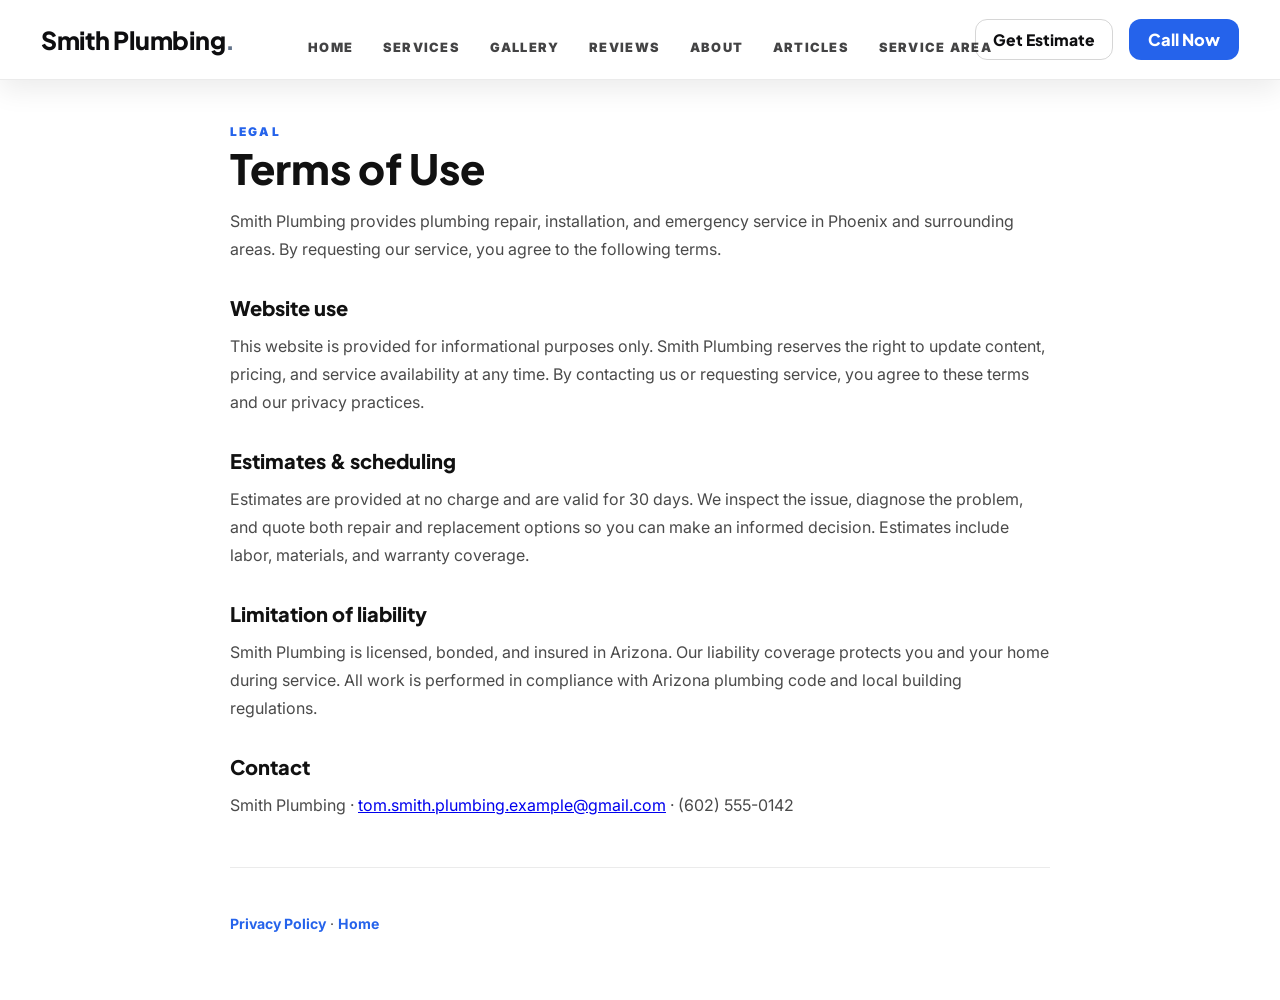
<file: terms.html>
<!DOCTYPE html>
<html lang="en">
<head>
  <meta charset="UTF-8" />
  <meta name="viewport" content="width=device-width, initial-scale=1.0" />
  <link rel="icon" href="./favicon.svg" type="image/svg+xml" />
  <link rel="stylesheet" href="./styles.css" />
  <title>Terms of Use | Smith Plumbing</title>
  <meta name="description" content="Smith Plumbing terms of service—estimates, liability, privacy, and website use for plumbing service in Phoenix." />
  <link rel="canonical" href="https://ahana-smith-plumbing-llc-2605160005.netlify.app/terms" />
  <link href="https://fonts.googleapis.com/css2?family=Plus+Jakarta+Sans:wght@600;700;800&family=Inter:wght@400;500;600;700&display=swap" rel="stylesheet" />
  <style>
    :root{--container-w:820px;--brand-primary:#2563EB;--brand-dark:#0f1114;--brand-light:#f5f6f8;--brand-accent:#64748B;--ink:#0E0E10;--p:var(--brand-primary);--d:var(--brand-dark);--l:var(--brand-light);--a:var(--brand-accent)}
    *{box-sizing:border-box;margin:0;padding:0}
    body{font-family:'Inter',sans-serif;background:var(--l);color:#111}
    #sticky-header{
      position:fixed;top:0;left:0;right:0;z-index:100;
      background:rgba(255,255,255,.92);
      backdrop-filter: blur(10px);
      display:flex;
      align-items:center;
      justify-content:space-between;
      gap:1rem;
      padding:0 clamp(1.25rem,3.2vw,2.75rem);
      height:80px;
      box-shadow:0 10px 28px rgba(0,0,0,.08);
      border-bottom:1px solid rgba(0,0,0,.08);
    }
    #sticky-header .logo{
      position:relative;z-index:2;flex-shrink:0;
      font-family:'Plus Jakarta Sans',sans-serif;font-weight:800;font-size:1.55rem;color:var(--ink);letter-spacing:-.01em;text-decoration:none
    }
    #sticky-header .logo span{color:var(--brand-accent)}
    #sticky-header .header-nav-layer{
      position:absolute;left:0;right:0;top:0;bottom:0;
      display:flex;align-items:center;justify-content:center;
      pointer-events:none;
    }
    #sticky-header .header-nav-layer nav{pointer-events:auto;max-width:min(920px,calc(100vw - 22rem))}
    .nav-links{display:flex;gap:1.85rem;list-style:none;align-items:center;justify-content:center;flex-wrap:wrap}
    .nav-links a{color:rgba(14,14,16,.78);font-size:.8rem;font-weight:900;text-transform:uppercase;letter-spacing:.10em;text-decoration:none;white-space:nowrap}
    .nav-links a:hover{color:var(--brand-primary)}
    .header-ctas{display:flex;align-items:center;gap:1rem;flex-wrap:nowrap;position:relative;z-index:2;flex-shrink:0;margin-left:auto}
    .btn-call-now{
      display:inline-flex;align-items:center;gap:.5rem;background:var(--brand-primary);color:#fff;
      font-family:'Plus Jakarta Sans',sans-serif;font-weight:800;font-size:1.03rem;padding:.62rem 1.2rem;border-radius:12px;text-decoration:none;white-space:nowrap
    }
    .btn-outline{
      display:inline-flex;align-items:center;gap:.5rem;background:transparent;border:1px solid rgba(0,0,0,.16);
      color:var(--ink);font-family:'Plus Jakarta Sans',sans-serif;font-weight:800;font-size:.98rem;padding:.62rem 1.05rem;border-radius:12px;text-decoration:none;white-space:nowrap
    }
    #menu-toggle{display:none;background:none;border:none;cursor:pointer;padding:4px;color:var(--ink)}
    #menu-toggle svg{stroke:currentColor}
    #mobile-menu{display:none;position:fixed;top:80px;left:0;right:0;background:rgba(255,255,255,.98);z-index:99;padding:1rem clamp(1.25rem,3.2vw,2.75rem);flex-direction:column;gap:1rem;border-bottom:1px solid rgba(0,0,0,.08)}
    #mobile-menu a{color:rgba(14,14,16,.86);font-weight:900;text-transform:uppercase;letter-spacing:.1em;font-size:.9rem;text-decoration:none;padding:.6rem 0;border-bottom:1px solid rgba(0,0,0,.08)}
    #mobile-menu.open{display:flex}
    @media(max-width:860px){
      #sticky-header .header-nav-layer{display:none}
      .nav-links{display:none}
      #menu-toggle{display:block}
    }
    main{padding:124px 1.5rem 4rem;background:#fff}
    .container{max-width:var(--container-w);margin:0 auto;width:100%}
    .k{font-size:.75rem;font-weight:900;text-transform:uppercase;letter-spacing:.18em;color:var(--p);margin-bottom:.5rem}
    h1{font-family:'Plus Jakarta Sans',sans-serif;font-weight:800;font-size:clamp(2rem,4vw,2.6rem);line-height:1.05;margin-bottom:1rem}
    h2{font-family:'Plus Jakarta Sans',sans-serif;font-weight:800;font-size:1.25rem;margin-top:2rem;margin-bottom:.5rem}
    p{margin-top:.75rem;color:#4A4A4A;line-height:1.75}
    ul{margin-top:.75rem;padding-left:1.25rem;color:#4A4A4A;line-height:1.75}
    footer{margin-top:3rem;padding-top:2rem;border-top:1px solid rgba(0,0,0,.08);font-size:.88rem;color:#666}
    footer a{color:var(--brand-primary);font-weight:700;text-decoration:none}
  </style>
</head>
<body>
  <a class="skip-link" href="#main">Skip to content</a>
  <header id="sticky-header">
    <a class="logo" href="index.html">Smith Plumbing<span>.</span></a>
    <div class="header-nav-layer">
    <nav aria-label="Primary">
      <ul class="nav-links">
        <li><a href="index.html">Home</a></li>
        <li><a href="services.html">Services</a></li>
        <li><a href="gallery.html">Gallery</a></li>
        <li><a href="testimonials.html">Reviews</a></li>
        <li><a href="about.html">About</a></li>
        <li><a href="articles.html">Articles</a></li>
        <li><a href="service-area.html">Service Area</a></li>
      </ul>
    </nav>
    </div>
    <div class="header-ctas">
      <a class="btn-outline" href="contact.html">Get Estimate</a>
      <a class="btn-call-now" href="tel:+16025550142">Call Now</a>
      <button type="button" id="menu-toggle" aria-controls="mobile-menu" aria-expanded="false" aria-label="Menu">
        <svg xmlns="http://www.w3.org/2000/svg" width="24" height="24" fill="none" viewBox="0 0 24 24" stroke="currentColor" stroke-width="2.5"><path stroke-linecap="round" stroke-linejoin="round" d="M3.75 6.75h16.5M3.75 12h16.5m-16.5 5.25h16.5"/></svg>
      </button>
    </div>
  </header>
  <nav id="mobile-menu">
    <a href="index.html">Home</a>
    <a href="services.html">Services</a>
    <a href="gallery.html">Gallery</a>
    <a href="testimonials.html">Reviews</a>
    <a href="about.html">About</a>
    <a href="articles.html">Articles</a>
    <a href="service-area.html">Service Area</a>
    <a href="tel:+16025550142" style="color:var(--brand-primary)!important;">(602) 555-0142</a>
  </nav>

  <main id="main">
    <div class="container">
      <div class="k">Legal</div>
      <h1>Terms of Use</h1>
      <p>Smith Plumbing provides plumbing repair, installation, and emergency service in Phoenix and surrounding areas. By requesting our service, you agree to the following terms.</p>

      <h2>Website use</h2>
      <p>This website is provided for informational purposes only. Smith Plumbing reserves the right to update content, pricing, and service availability at any time. By contacting us or requesting service, you agree to these terms and our privacy practices.</p>

      <h2>Estimates &amp; scheduling</h2>
      <p>Estimates are provided at no charge and are valid for 30 days. We inspect the issue, diagnose the problem, and quote both repair and replacement options so you can make an informed decision. Estimates include labor, materials, and warranty coverage.</p>

      <h2>Limitation of liability</h2>
      <p>Smith Plumbing is licensed, bonded, and insured in Arizona. Our liability coverage protects you and your home during service. All work is performed in compliance with Arizona plumbing code and local building regulations.</p>

      <h2>Contact</h2>
      <p>Smith Plumbing · <a href="mailto:tom.smith.plumbing.example@gmail.com">tom.smith.plumbing.example@gmail.com</a> · (602) 555-0142</p>

      <footer>
        <p><a href="privacy-policy.html">Privacy Policy</a> · <a href="index.html">Home</a></p>
      </footer>
    </div>
  </main>
  <script src="./main.js" defer></script>
</body>
</html>
</file>
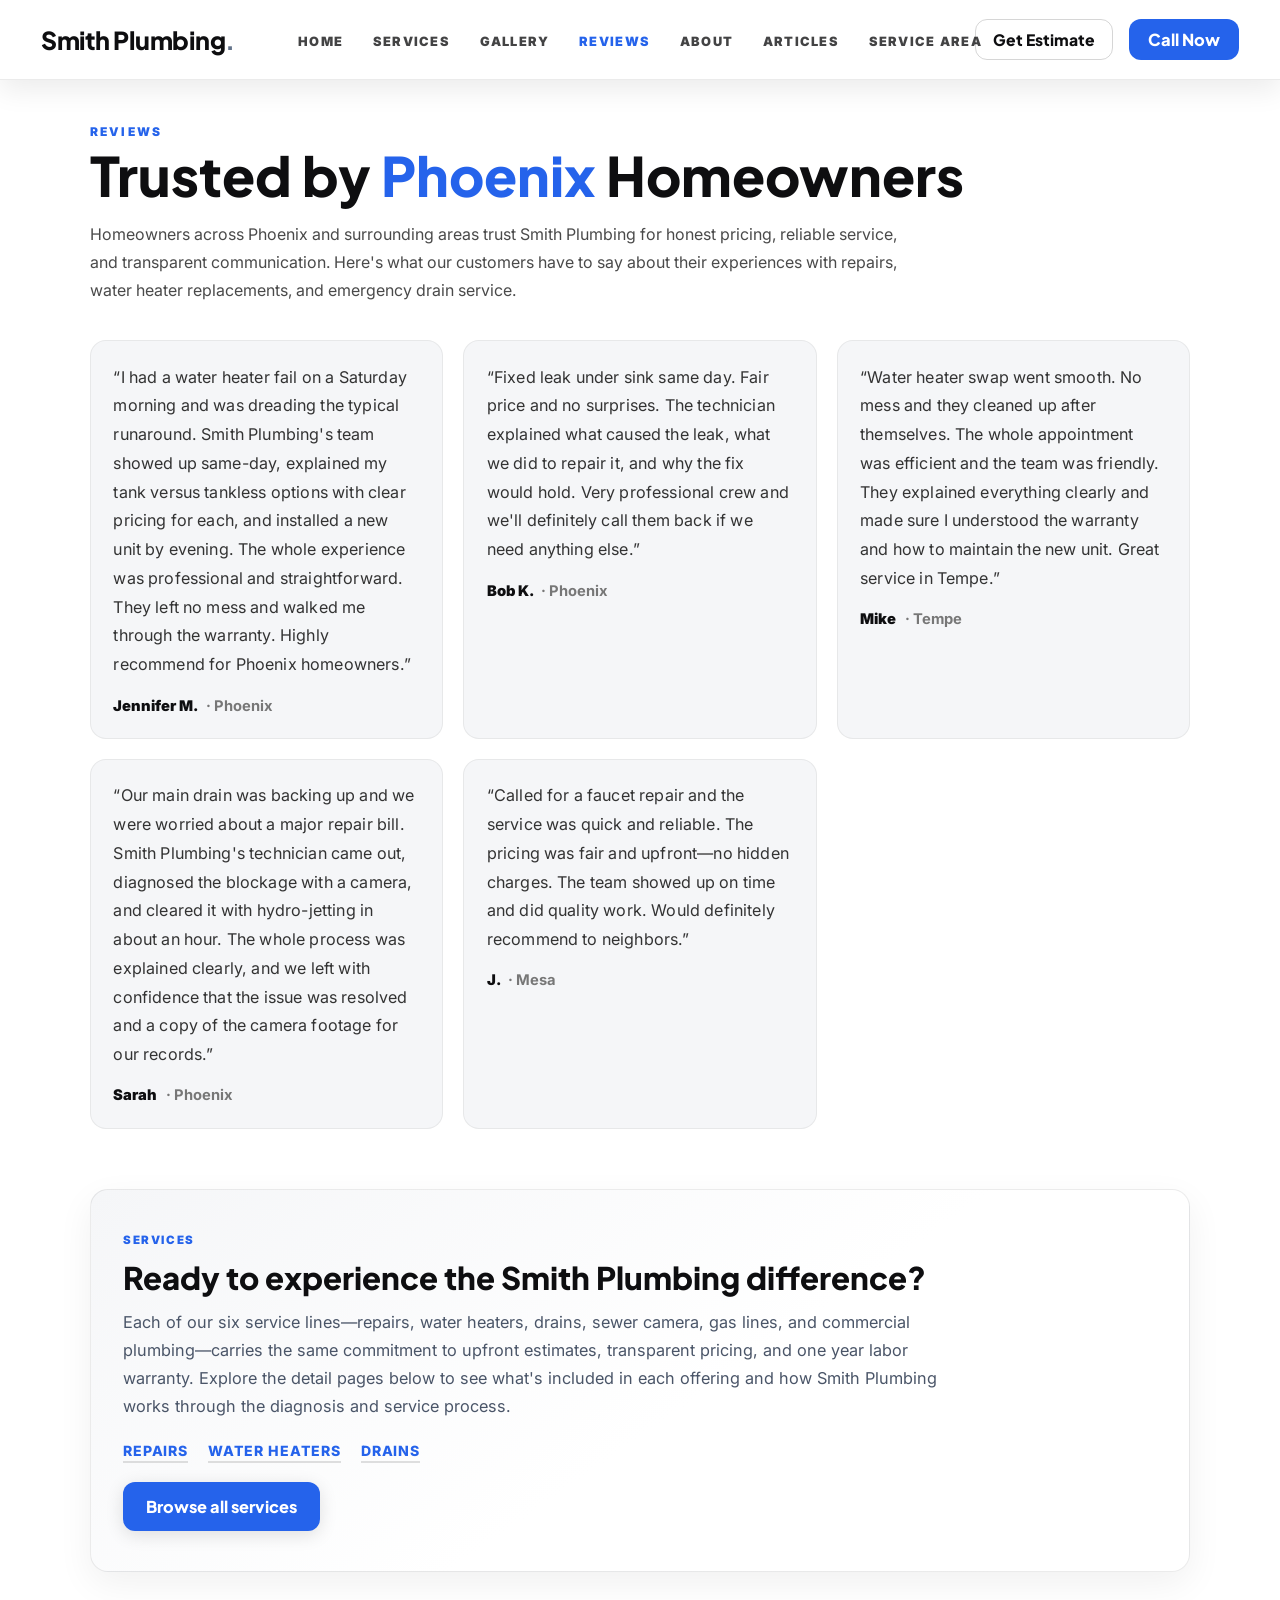
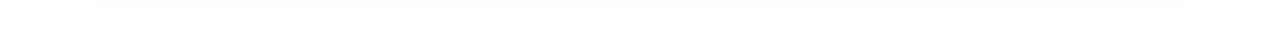
<file: testimonials.html>
<!DOCTYPE html>
<html lang="en">
<head>
  <meta charset="UTF-8" />
  <meta name="viewport" content="width=device-width, initial-scale=1.0" />
  <link rel="icon" href="./favicon.svg" type="image/svg+xml" />
  <link rel="stylesheet" href="./styles.css" />
  <title>Reviews | Smith Plumbing</title>
  <meta name="description" content="Smith Plumbing customer reviews—Phoenix plumbing repair, water heater service, drains. Real homeowner testimonials and ratings." />
  <link href="https://fonts.googleapis.com/css2?family=Plus+Jakarta+Sans:wght@600;700;800&family=Inter:wght@400;500;600;700&display=swap" rel="stylesheet" />
  <style>
    :root{--container-w:1100px;--brand-primary:#2563EB;--brand-dark:#0f1114;--brand-light:#f5f6f8;--brand-accent:#64748B;--ink:#0E0E10}
    *{box-sizing:border-box;margin:0;padding:0}
    body{font-family:'Inter',sans-serif;background:#fff;color:var(--ink);overflow-x:hidden}
    .container{max-width:var(--container-w);margin:0 auto;width:100%}

    #sticky-header{
      position:fixed;top:0;left:0;right:0;z-index:100;
      background:rgba(255,255,255,.92);
      backdrop-filter: blur(10px);
      display:flex;
      align-items:center;
      justify-content:space-between;
      gap:1rem;
      padding:0 clamp(1.25rem,3.2vw,2.75rem);
      height:80px;
      box-shadow:0 10px 28px rgba(0,0,0,.08);
      border-bottom:1px solid rgba(0,0,0,.08);
    }
    #sticky-header .logo{
      position:relative;z-index:2;flex-shrink:0;
      font-family:'Plus Jakarta Sans',sans-serif;font-weight:800;font-size:1.55rem;color:var(--ink);letter-spacing:-.01em;text-decoration:none
    }
    #sticky-header .logo span{color:var(--brand-accent)}
    #sticky-header .header-nav-layer{
      position:absolute;left:0;right:0;top:0;bottom:0;
      display:flex;align-items:center;justify-content:center;
      pointer-events:none;
    }
    #sticky-header .header-nav-layer nav{pointer-events:auto;max-width:min(920px,calc(100vw - 22rem))}
    .nav-links{display:flex;gap:1.85rem;list-style:none;align-items:center;justify-content:center;flex-wrap:wrap}
    .nav-links a{color:rgba(14,14,16,.78);font-size:.8rem;font-weight:900;text-transform:uppercase;letter-spacing:.10em;text-decoration:none;white-space:nowrap}
    .nav-links a:hover{color:var(--brand-primary)}
    .header-ctas{display:flex;align-items:center;gap:1rem;flex-wrap:nowrap;position:relative;z-index:2;flex-shrink:0;margin-left:auto}
    .btn-call-now{
      display:inline-flex;align-items:center;gap:.5rem;background:var(--brand-primary);color:#fff;
      font-family:'Plus Jakarta Sans',sans-serif;font-weight:800;font-size:1.03rem;padding:.62rem 1.2rem;border-radius:12px;text-decoration:none;white-space:nowrap
    }
    .btn-outline{
      display:inline-flex;align-items:center;gap:.5rem;background:transparent;border:1px solid rgba(0,0,0,.16);
      color:var(--ink);font-family:'Plus Jakarta Sans',sans-serif;font-weight:800;font-size:.98rem;padding:.62rem 1.05rem;border-radius:12px;text-decoration:none;white-space:nowrap
    }
    #menu-toggle{display:none;background:none;border:none;cursor:pointer;padding:4px;color:var(--ink)}
    #menu-toggle svg{stroke:currentColor}
    #mobile-menu{display:none;position:fixed;top:80px;left:0;right:0;background:rgba(255,255,255,.98);z-index:99;padding:1rem clamp(1.25rem,3.2vw,2.75rem);flex-direction:column;gap:1rem;border-bottom:1px solid rgba(0,0,0,.08)}
    #mobile-menu a{color:rgba(14,14,16,.86);font-weight:900;text-transform:uppercase;letter-spacing:.1em;font-size:.9rem;text-decoration:none;padding:.6rem 0;border-bottom:1px solid rgba(0,0,0,.08)}
    #mobile-menu.open{display:flex}
    @media(max-width:860px){
      #sticky-header .header-nav-layer{display:none}
      .nav-links{display:none}
      #menu-toggle{display:block}
    }

    main{padding:124px 1.5rem 4rem}
    .k{font-size:.75rem;font-weight:900;text-transform:uppercase;letter-spacing:.18em;color:var(--brand-primary);margin-bottom:.5rem}
    h1{font-family:'Plus Jakarta Sans',sans-serif;font-weight:800;font-size:clamp(2.2rem,4.8vw,3.4rem);line-height:1.05}
    h1 span{color:var(--brand-primary)}
    p{margin-top:1rem;color:#4A4A4A;line-height:1.75;max-width:820px}
    .wall{margin-top:2.25rem;display:grid;grid-template-columns:repeat(auto-fit,minmax(min(100%,300px),1fr));gap:1.25rem}
    .card{background:var(--brand-light);border:1px solid rgba(0,0,0,.06);border-radius:16px;padding:1.35rem 1.4rem 1.45rem}
    blockquote{color:#333;line-height:1.78;font-size:1.01rem;font-style:normal;letter-spacing:.01em}
    .by{margin-top:1.1rem;font-weight:900;font-size:.92rem}
    .by span{color:#777;font-weight:700;margin-left:.35rem}
    .tts-services{
      margin-top:clamp(2.5rem,5vw,3.75rem);
      padding:clamp(1.75rem,4vw,2.5rem) clamp(1.25rem,3vw,2rem);
      border-radius:18px;
      border:1px solid rgba(0,0,0,.08);
      background:linear-gradient(145deg,var(--brand-light) 0%,#fff 55%);
      box-shadow:0 12px 36px rgba(0,0,0,.06);
    }
    .tts-services-k{font-size:.72rem;font-weight:900;text-transform:uppercase;letter-spacing:.14em;color:var(--brand-primary);margin:0 0 .65rem}
    .tts-services-h2{font-family:'Plus Jakarta Sans',sans-serif;font-weight:800;font-size:clamp(1.45rem,2.8vw,1.95rem);line-height:1.15;color:var(--ink);margin:0 0 .75rem}
    .tts-services-h2 span{color:var(--brand-primary)}
    .tts-services-lead{margin:0;color:#4a5568;line-height:1.72;font-size:1.02rem;max-width:52rem}
    .tts-services-lead strong{color:var(--ink);font-weight:700}
    .tts-services-links{margin:1.25rem 0 0;padding:0;list-style:none;display:flex;flex-wrap:wrap;gap:.6rem 1.25rem}
    .tts-services-links a{
      font-weight:800;font-size:.88rem;text-transform:uppercase;letter-spacing:.06em;color:var(--brand-primary);
      text-decoration:none;border-bottom:2px solid rgba(0,0,0,.12);padding-bottom:2px
    }
    .tts-services-links a:hover{border-bottom-color:var(--brand-primary)}
    .tts-services-btn-wrap{margin-top:1.35rem}
    .tts-services-btn{
      display:inline-flex;align-items:center;justify-content:center;
      font-family:'Plus Jakarta Sans',sans-serif;font-weight:800;font-size:1.02rem;
      padding:.88rem 1.45rem;border-radius:12px;background:var(--brand-primary);color:#fff;text-decoration:none;
      box-shadow:0 4px 18px rgba(0,0,0,.12);transition:transform .15s ease,filter .15s ease
    }
    .tts-services-btn:hover{transform:translateY(-2px);filter:brightness(.98)}
  </style>
</head>
<body>
  <header id="sticky-header">
    <a class="logo" href="index.html">Smith Plumbing<span>.</span></a>
    <div class="header-nav-layer">
    <nav aria-label="Primary">
      <ul class="nav-links">
        <li><a href="index.html">Home</a></li>
        <li><a href="services.html">Services</a></li>
        <li><a href="gallery.html">Gallery</a></li>
        <li><a href="testimonials.html">Reviews</a></li>
        <li><a href="about.html">About</a></li>
        <li><a href="articles.html">Articles</a></li>
        <li><a href="service-area.html">Service Area</a></li>
      </ul>
    </nav>
    </div>
    <div class="header-ctas">
      <a class="btn-outline" href="contact.html">Get Estimate</a>
      <a class="btn-call-now" href="tel:+16025550142">Call Now</a>
      <button type="button" id="menu-toggle" aria-controls="mobile-menu" aria-expanded="false" aria-label="Menu">
        <svg xmlns="http://www.w3.org/2000/svg" width="24" height="24" fill="none" viewBox="0 0 24 24" stroke="currentColor" stroke-width="2.5"><path stroke-linecap="round" stroke-linejoin="round" d="M3.75 6.75h16.5M3.75 12h16.5m-16.5 5.25h16.5"/></svg>
      </button>
    </div>
  </header>
  <nav id="mobile-menu">
    <a href="index.html">Home</a>
    <a href="services.html">Services</a>
    <a href="gallery.html">Gallery</a>
    <a href="testimonials.html">Reviews</a>
    <a href="about.html">About</a>
    <a href="articles.html">Articles</a>
    <a href="service-area.html">Service Area</a>
    <a href="tel:+16025550142" style="color:var(--brand-primary)!important;">(602) 555-0142</a>
  </nav>

  <main>
    <div class="container">
      <div class="k">Reviews</div>
      <h1>Trusted by <span>Phoenix</span> Homeowners</h1>
      <p>Homeowners across Phoenix and surrounding areas trust Smith Plumbing for honest pricing, reliable service, and transparent communication. Here's what our customers have to say about their experiences with repairs, water heater replacements, and emergency drain service.</p>

      <section class="wall">
        <article class="card">
          <blockquote>“I had a water heater fail on a Saturday morning and was dreading the typical runaround. Smith Plumbing's team showed up same-day, explained my tank versus tankless options with clear pricing for each, and installed a new unit by evening. The whole experience was professional and straightforward. They left no mess and walked me through the warranty. Highly recommend for Phoenix homeowners.”</blockquote>
          <div class="by">Jennifer M. <span>· Phoenix</span></div>
        </article>
        <article class="card">
          <blockquote>“Fixed leak under sink same day. Fair price and no surprises. The technician explained what caused the leak, what we did to repair it, and why the fix would hold. Very professional crew and we'll definitely call them back if we need anything else.”</blockquote>
          <div class="by">Bob K. <span>· Phoenix</span></div>
        </article>
        <article class="card">
          <blockquote>“Water heater swap went smooth. No mess and they cleaned up after themselves. The whole appointment was efficient and the team was friendly. They explained everything clearly and made sure I understood the warranty and how to maintain the new unit. Great service in Tempe.”</blockquote>
          <div class="by">Mike <span>· Tempe</span></div>
        </article>
        <article class="card">
          <blockquote>“Our main drain was backing up and we were worried about a major repair bill. Smith Plumbing's technician came out, diagnosed the blockage with a camera, and cleared it with hydro-jetting in about an hour. The whole process was explained clearly, and we left with confidence that the issue was resolved and a copy of the camera footage for our records.”</blockquote>
          <div class="by">Sarah <span>· Phoenix</span></div>
        </article>
        <article class="card">
          <blockquote>“Called for a faucet repair and the service was quick and reliable. The pricing was fair and upfront—no hidden charges. The team showed up on time and did quality work. Would definitely recommend to neighbors.”</blockquote>
          <div class="by">J. <span>· Mesa</span></div>
        </article>
      </section>

      <section class="tts-services" aria-labelledby="tts-services-h2">
        <p class="tts-services-k">Services</p>
        <h2 id="tts-services-h2" class="tts-services-h2">Ready to experience the Smith Plumbing difference?</h2>
        <p class="tts-services-lead">Each of our six service lines—repairs, water heaters, drains, sewer camera, gas lines, and commercial plumbing—carries the same commitment to upfront estimates, transparent pricing, and one year labor warranty. Explore the detail pages below to see what's included in each offering and how Smith Plumbing works through the diagnosis and service process.</p>
        <ul class="tts-services-links">
          <li><a href="service-1.html">Repairs</a></li>
          <li><a href="service-2.html">Water heaters</a></li>
          <li><a href="service-3.html">Drains</a></li>
        </ul>
        <div class="tts-services-btn-wrap">
          <a class="tts-services-btn" href="services.html">Browse all services</a>
        </div>
      </section>

    </div>
  </main>

  <script src="./main.js" defer></script>
</body>
</html>
</file>
<file: styles.css>
/* Supplemental stylesheet — critical layout/CSS remains inline in HTML templates. */
:root {
  --ahana-brand-primary: #2563EB;
  --ahana-brand-accent: #64748B;
  /* Match templates/starter + samples/enhanced content column */
  --container-w: 1100px;
}

.skip-link {
  position: absolute;
  width: 1px;
  height: 1px;
  padding: 0;
  margin: -1px;
  overflow: hidden;
  clip: rect(0, 0, 0, 0);
  white-space: nowrap;
  border: 0;
}

.skip-link:focus {
  position: fixed;
  left: 1rem;
  top: 1rem;
  width: auto;
  height: auto;
  clip: auto;
  padding: 0.65rem 1rem;
  margin: 0;
  z-index: 99999;
  background: #fff;
  color: #111;
  border-radius: 10px;
  font-weight: 800;
  box-shadow: 0 8px 24px rgba(0, 0, 0, 0.15);
  text-decoration: none;
}

#sticky-header .nav-links a.nav-current,
#mobile-menu a.nav-current {
  color: var(--brand-primary);
}

/* Home + gallery image carousel — main.js [data-carousel]; not .carousel--reviews (testimonials) */
.carousel:not(.carousel--reviews) {
  margin-top: 2.25rem;
  width: 100%;
  max-width: 100%;
  background: #fff;
  border: 1px solid rgba(0, 0, 0, 0.08);
  border-radius: 14px;
  overflow: hidden;
}
.carousel:not(.carousel--reviews) .c-track {
  display: flex;
  width: 100%;
  transition: transform 0.45s ease;
}
.carousel:not(.carousel--reviews) .c-item {
  flex: 0 0 100%;
  width: 100%;
  min-width: 0;
  box-sizing: border-box;
  aspect-ratio: 16 / 9;
  position: relative;
  background: #111;
}
.carousel:not(.carousel--reviews) .c-item img {
  width: 100%;
  height: 100%;
  object-fit: cover;
  display: block;
  opacity: 0.92;
}
.carousel:not(.carousel--reviews) .c-nav {
  display: flex;
  justify-content: space-between;
  align-items: center;
  padding: 0.9rem 1rem;
  background: var(--brand-light, #f7f7f7);
}
.carousel:not(.carousel--reviews) .c-btn {
  border: 1px solid rgba(0, 0, 0, 0.12);
  background: #fff;
  border-radius: 10px;
  padding: 0.55rem 0.9rem;
  font-weight: 800;
  cursor: pointer;
  font-family: inherit;
}
.carousel:not(.carousel--reviews) .c-btn:hover {
  border-color: var(--brand-primary, #ff5733);
}
.carousel:not(.carousel--reviews) .c-meta {
  font-size: 0.85rem;
  color: #666;
  font-weight: 700;
}
</file>
